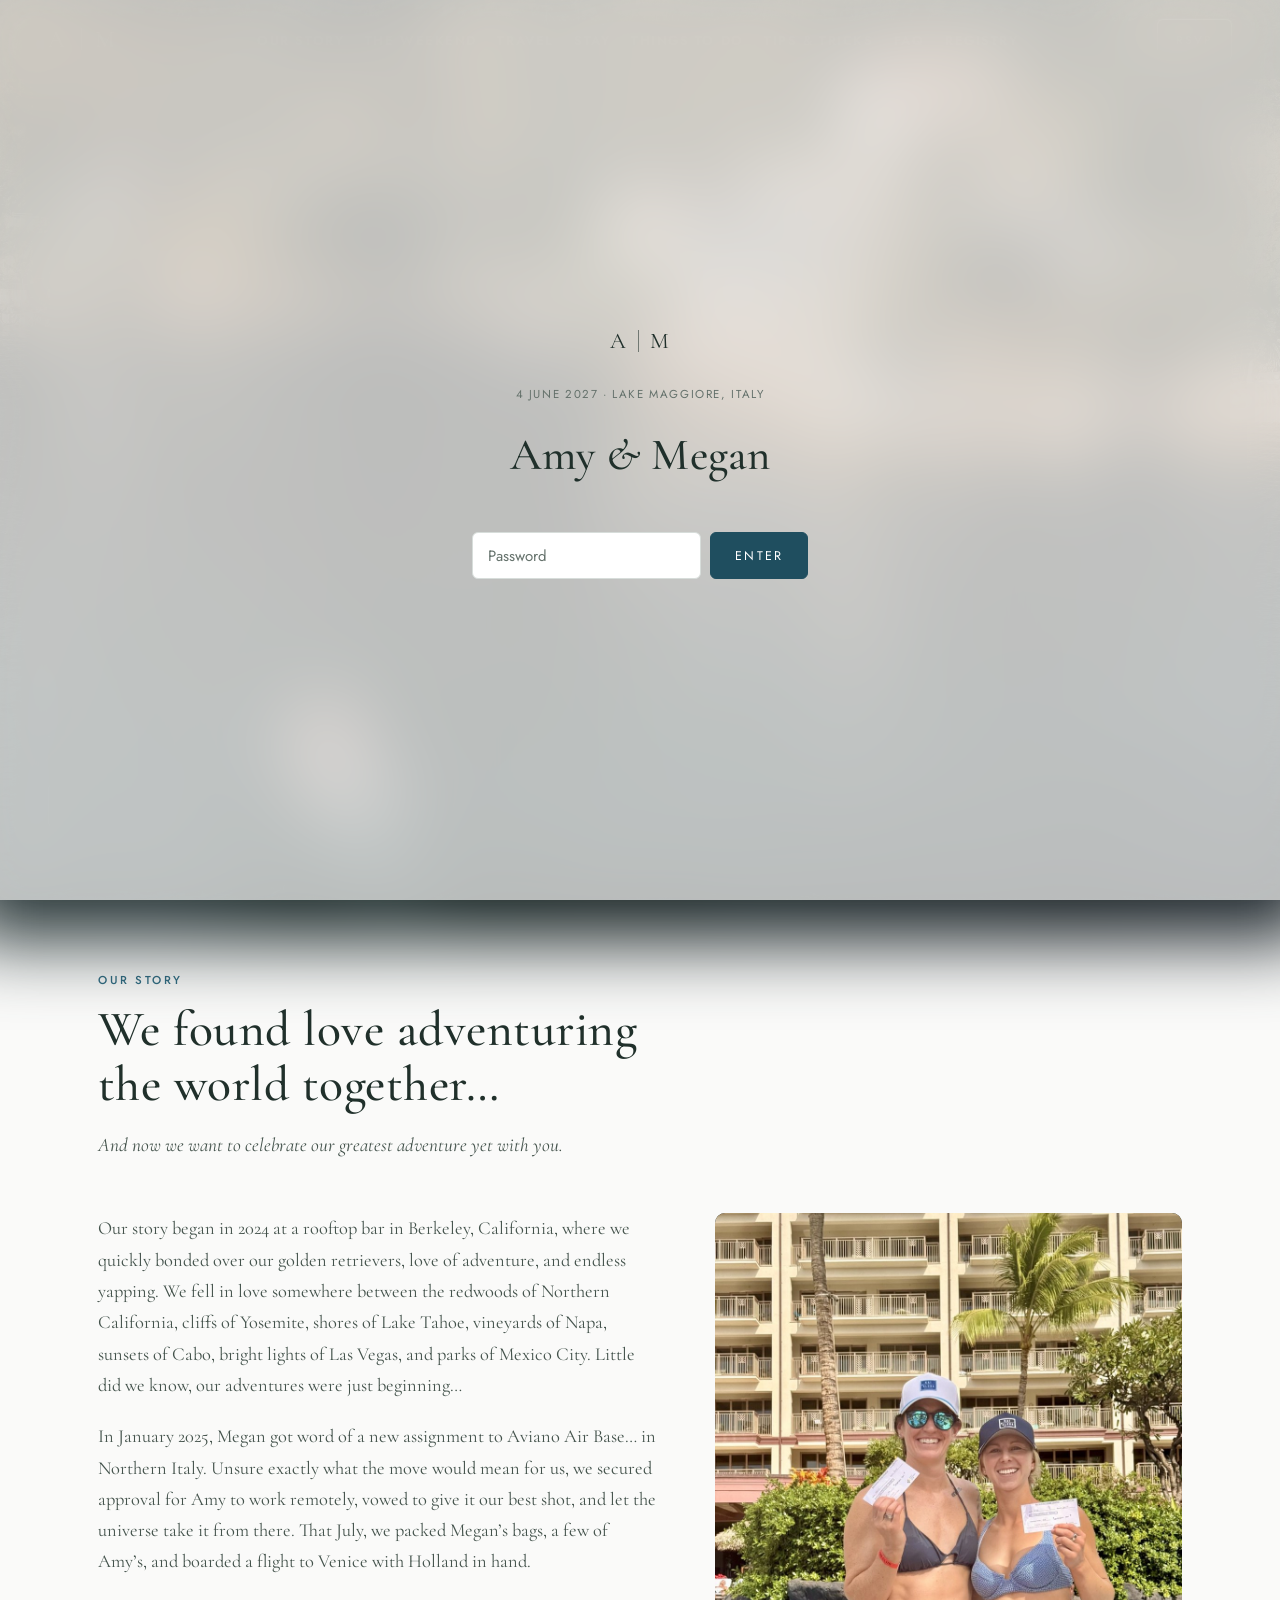
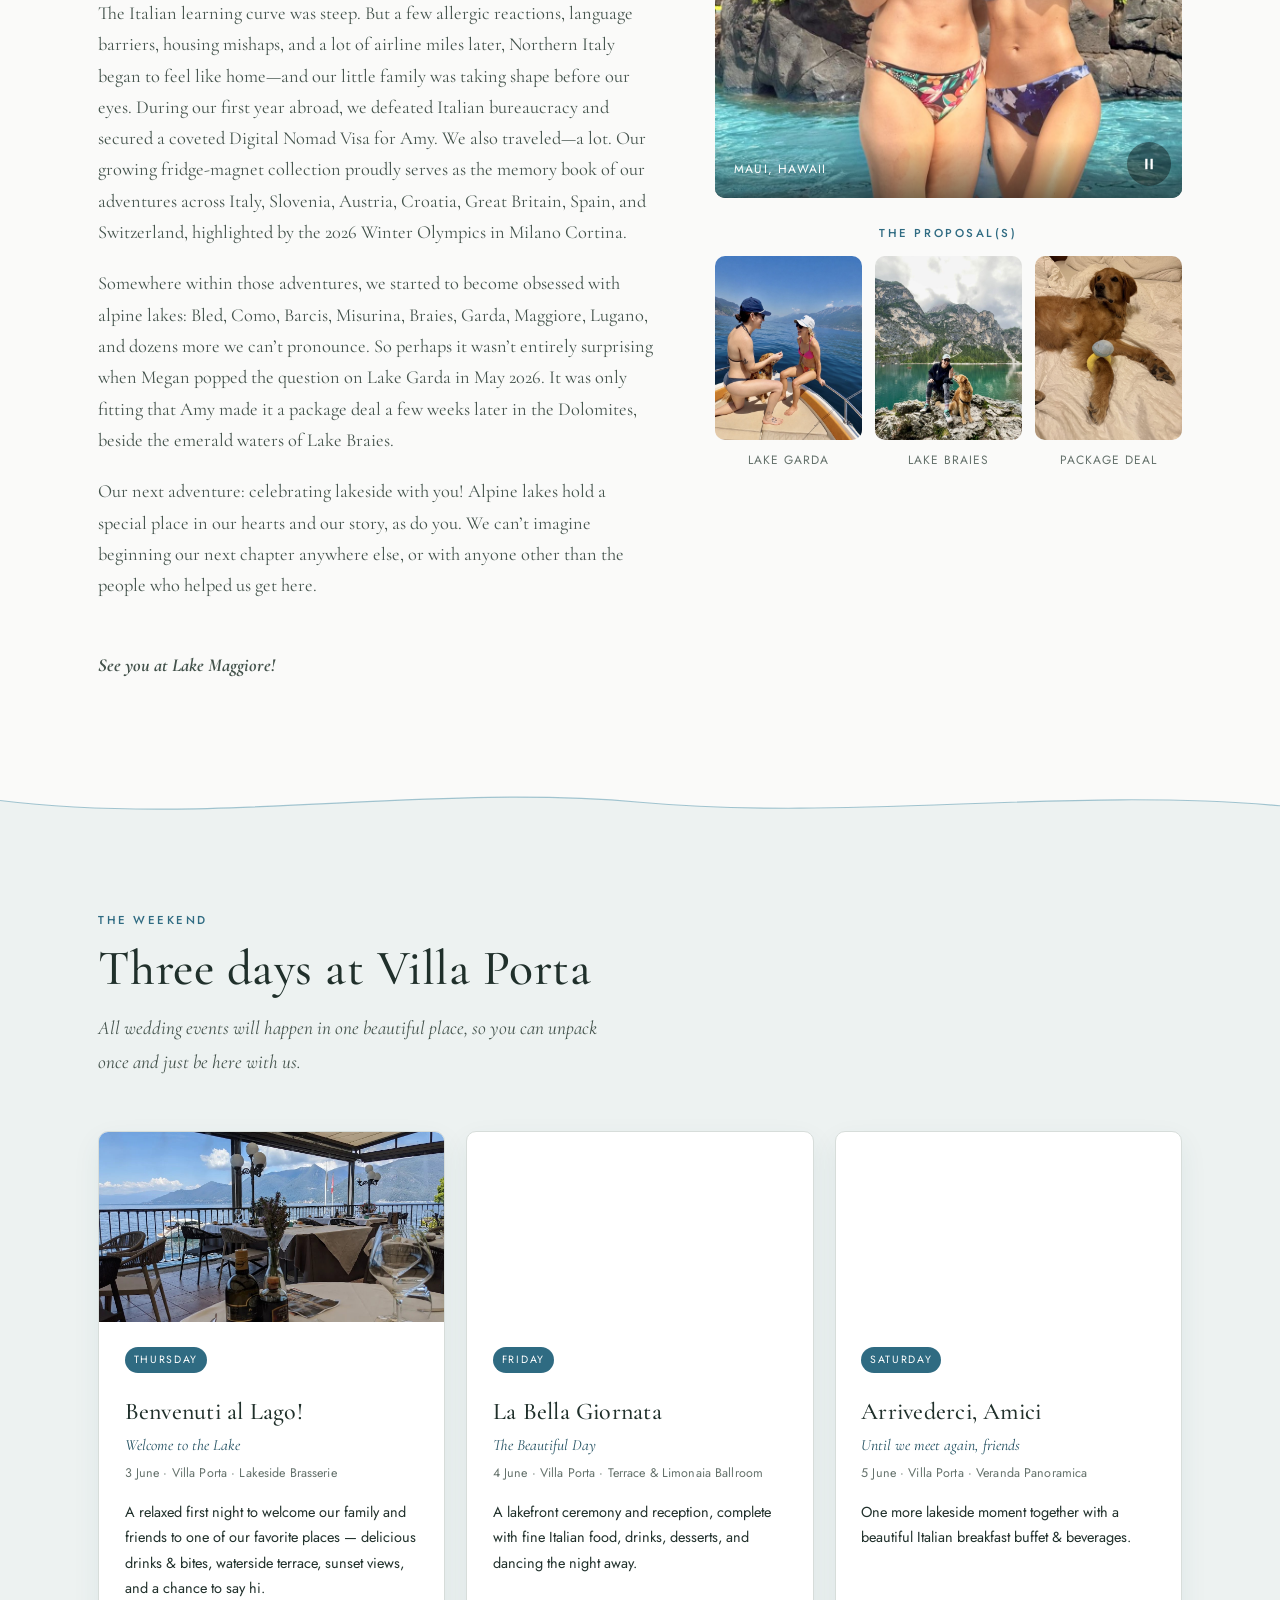
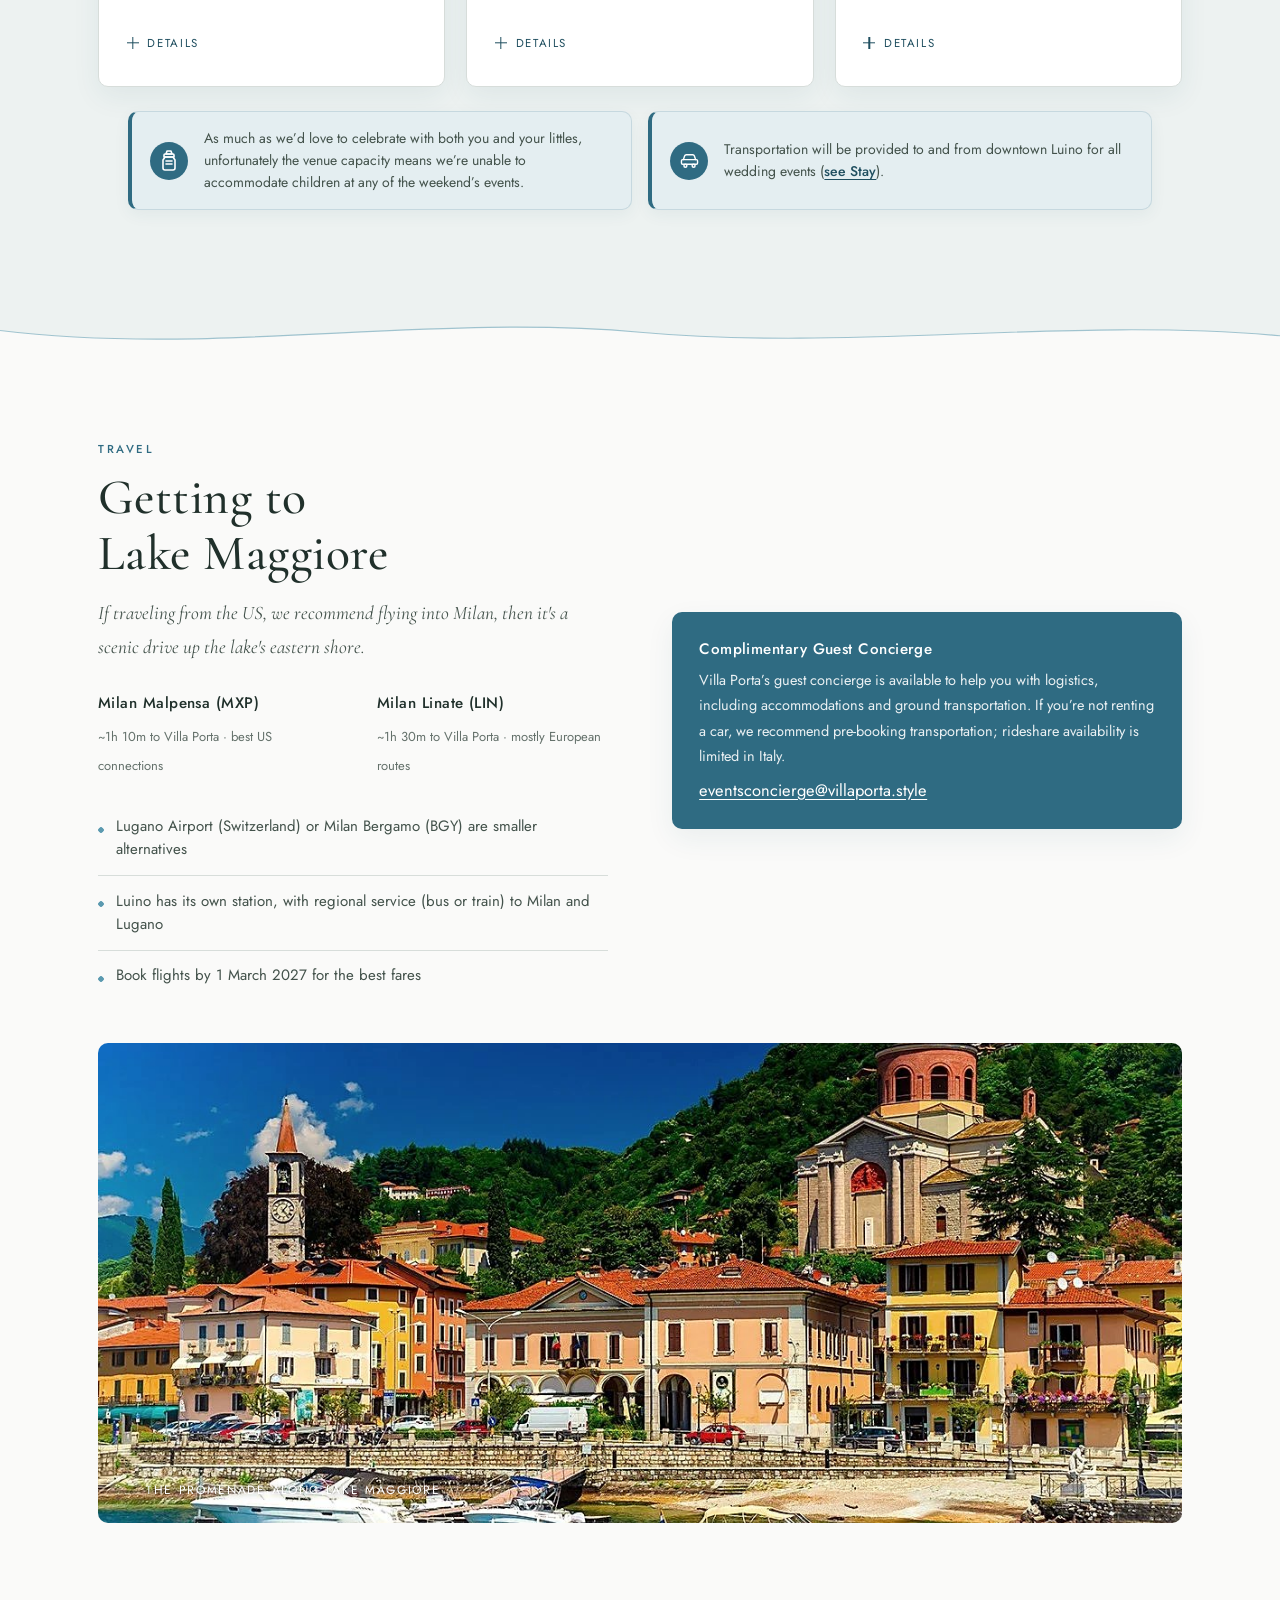
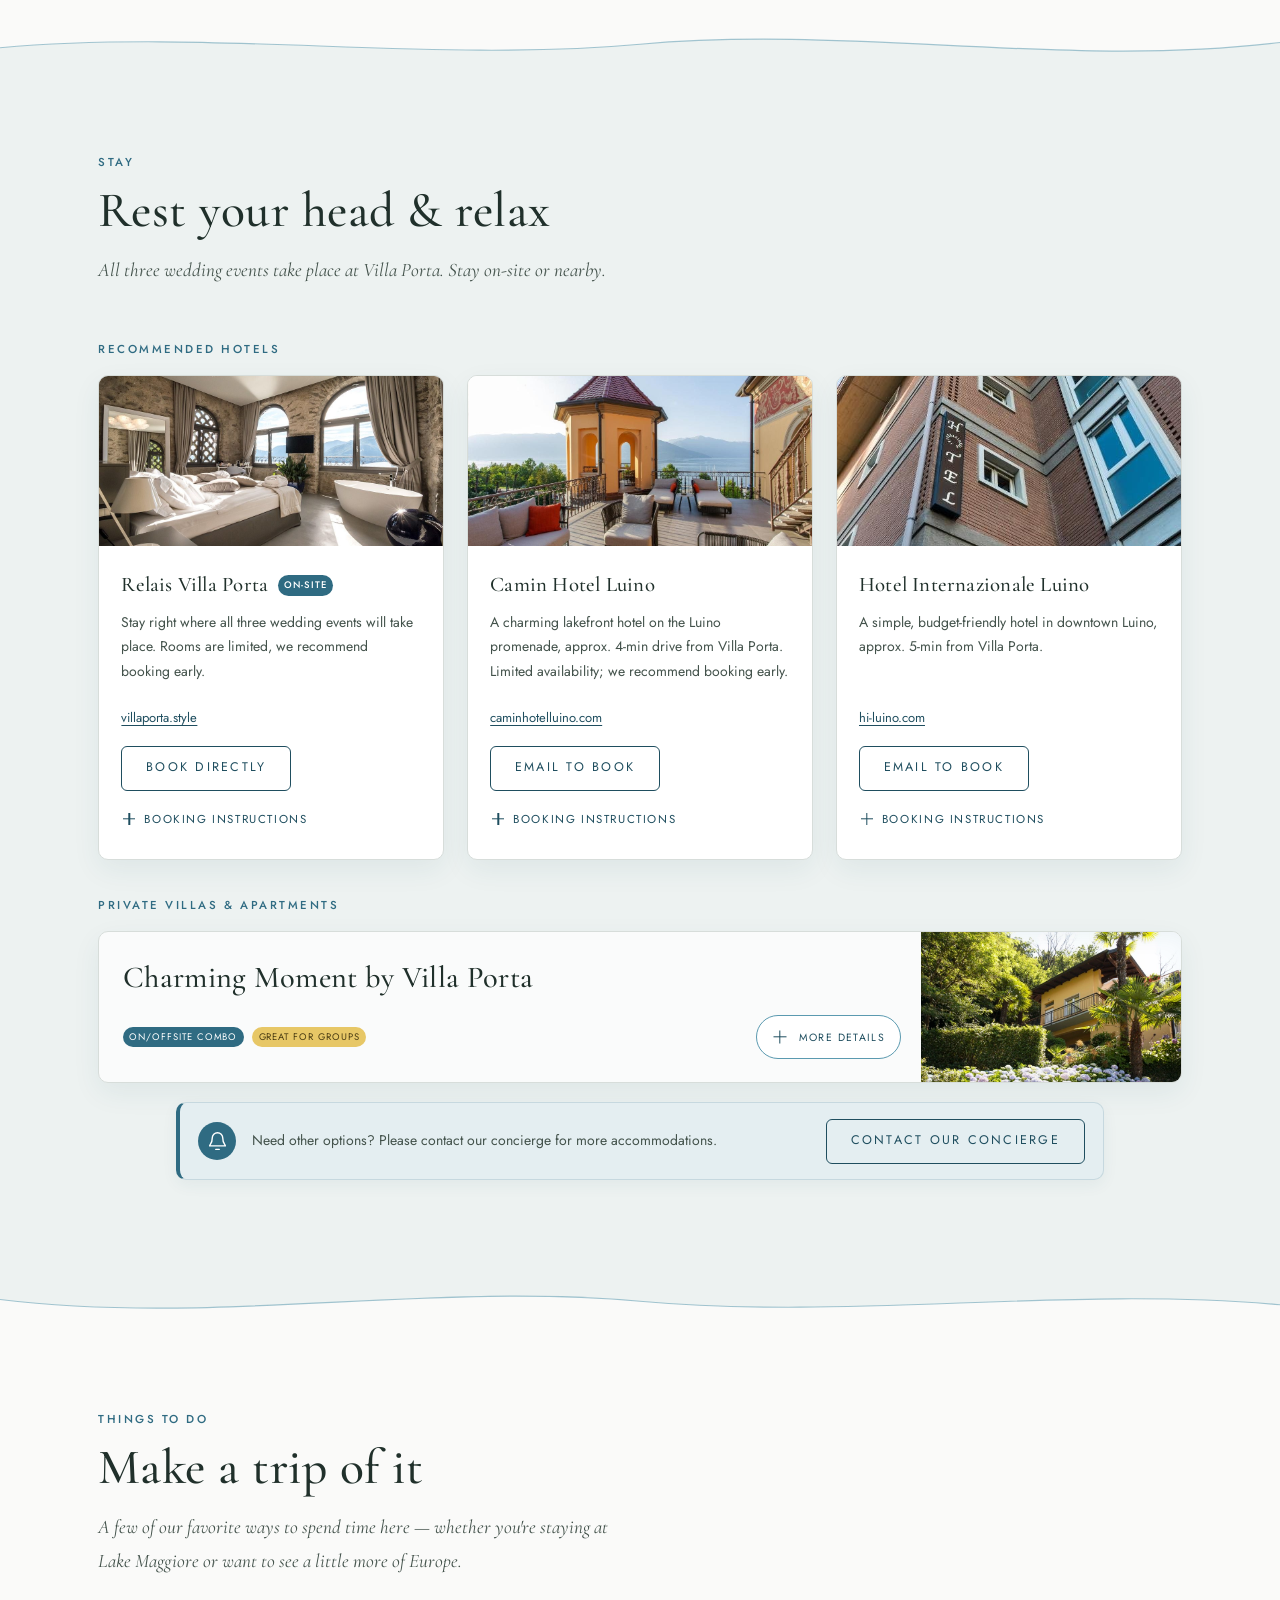
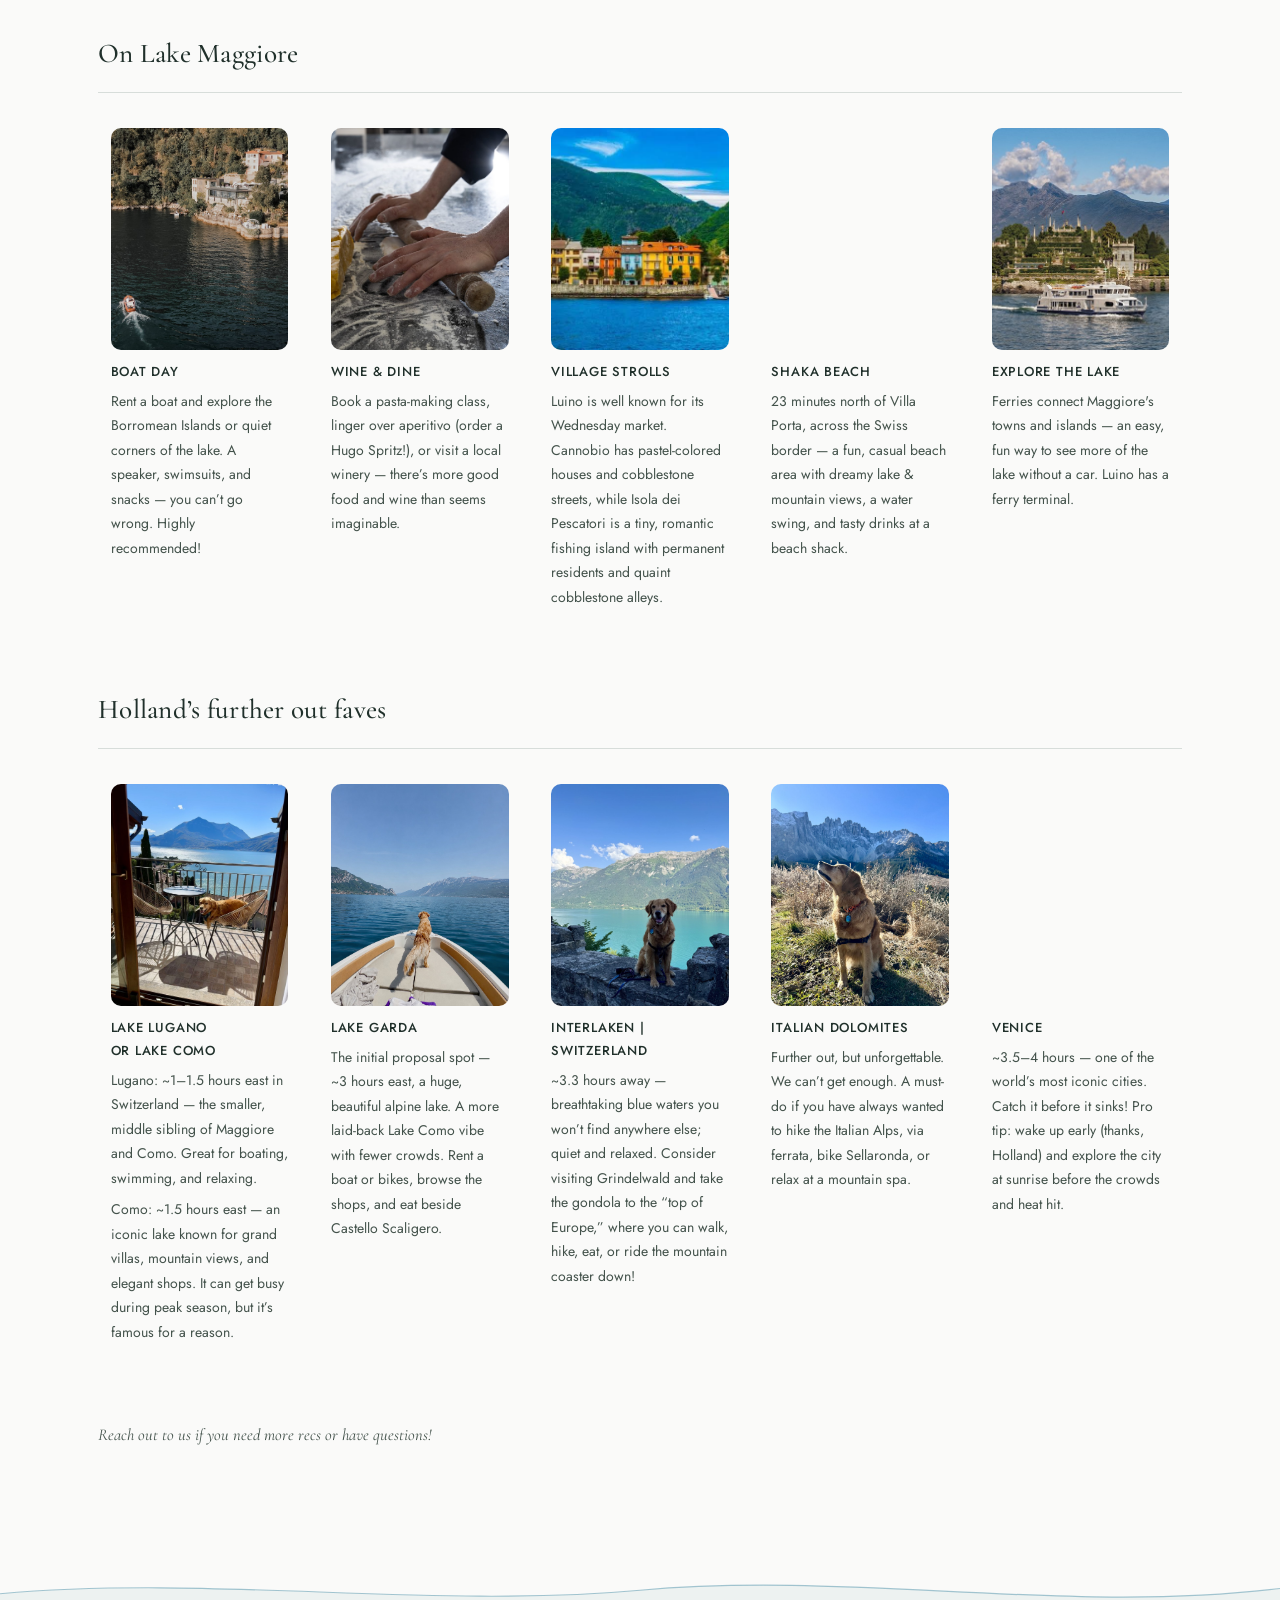
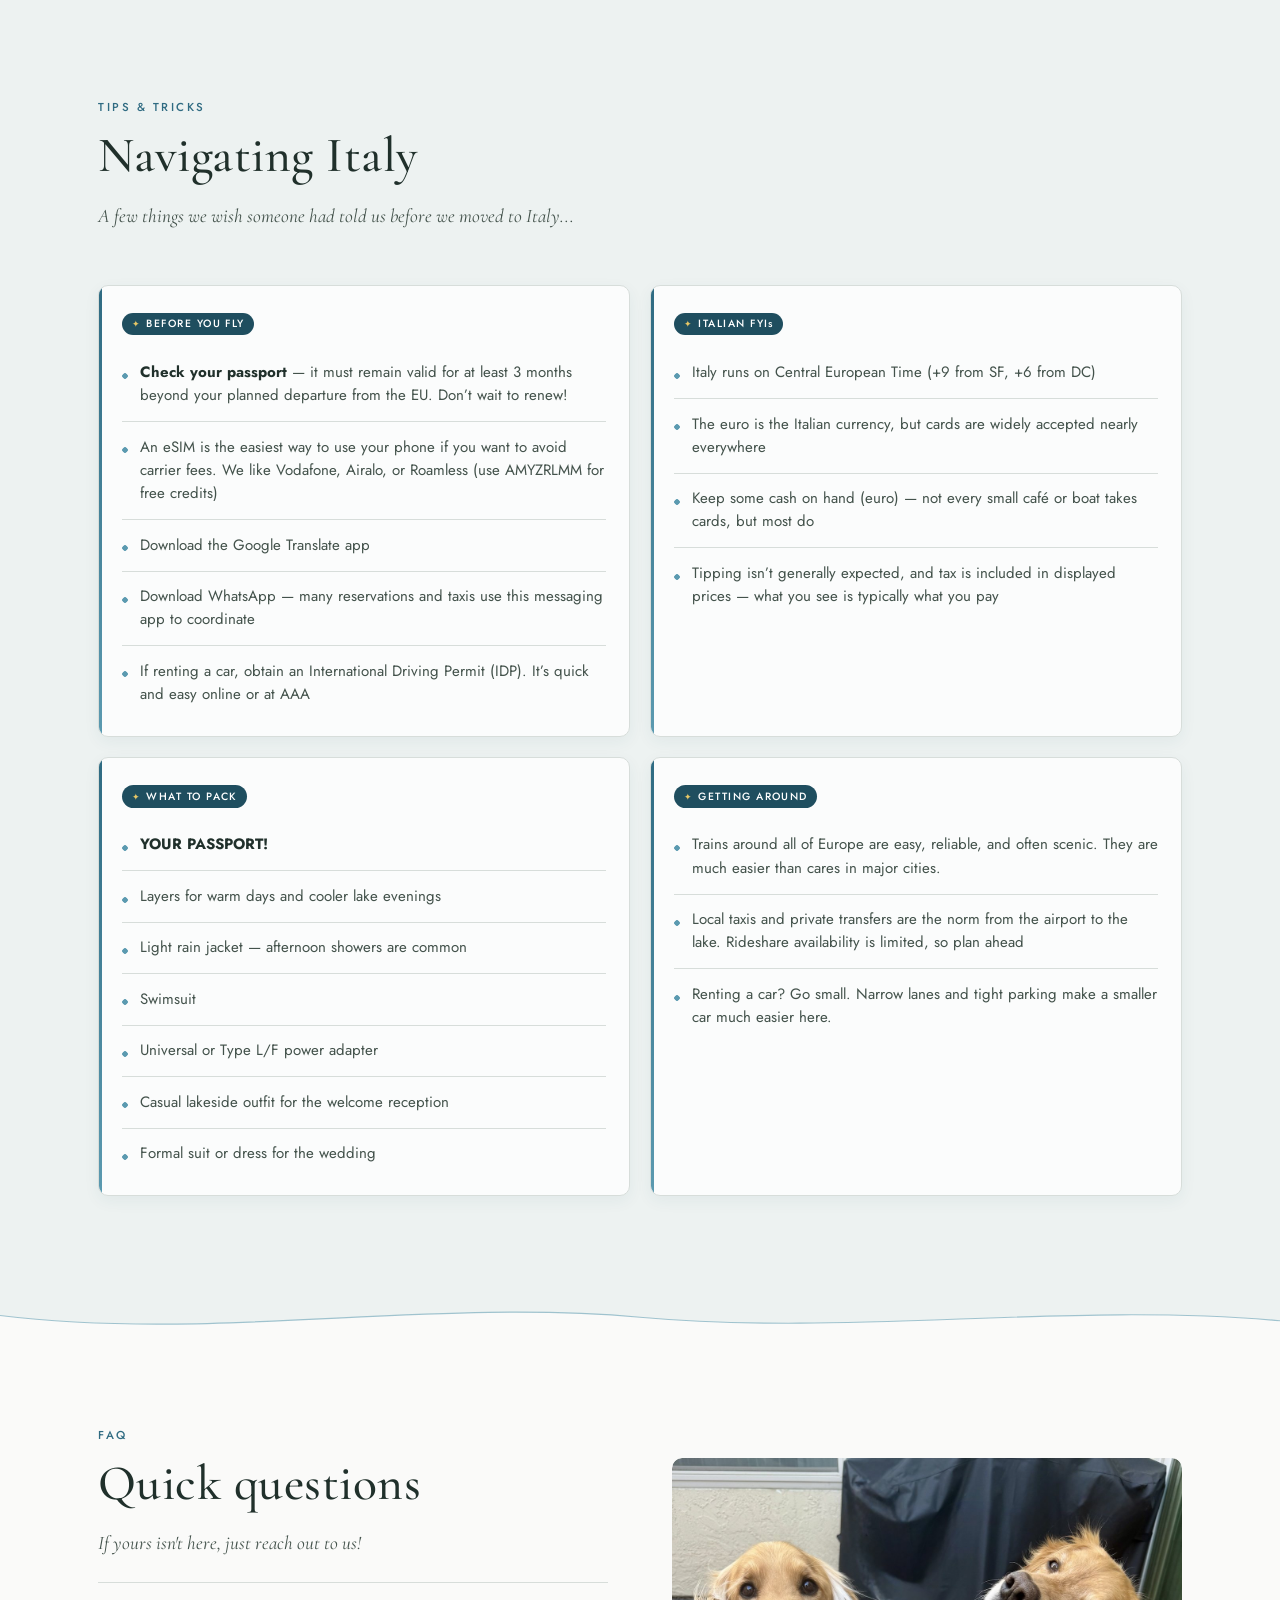
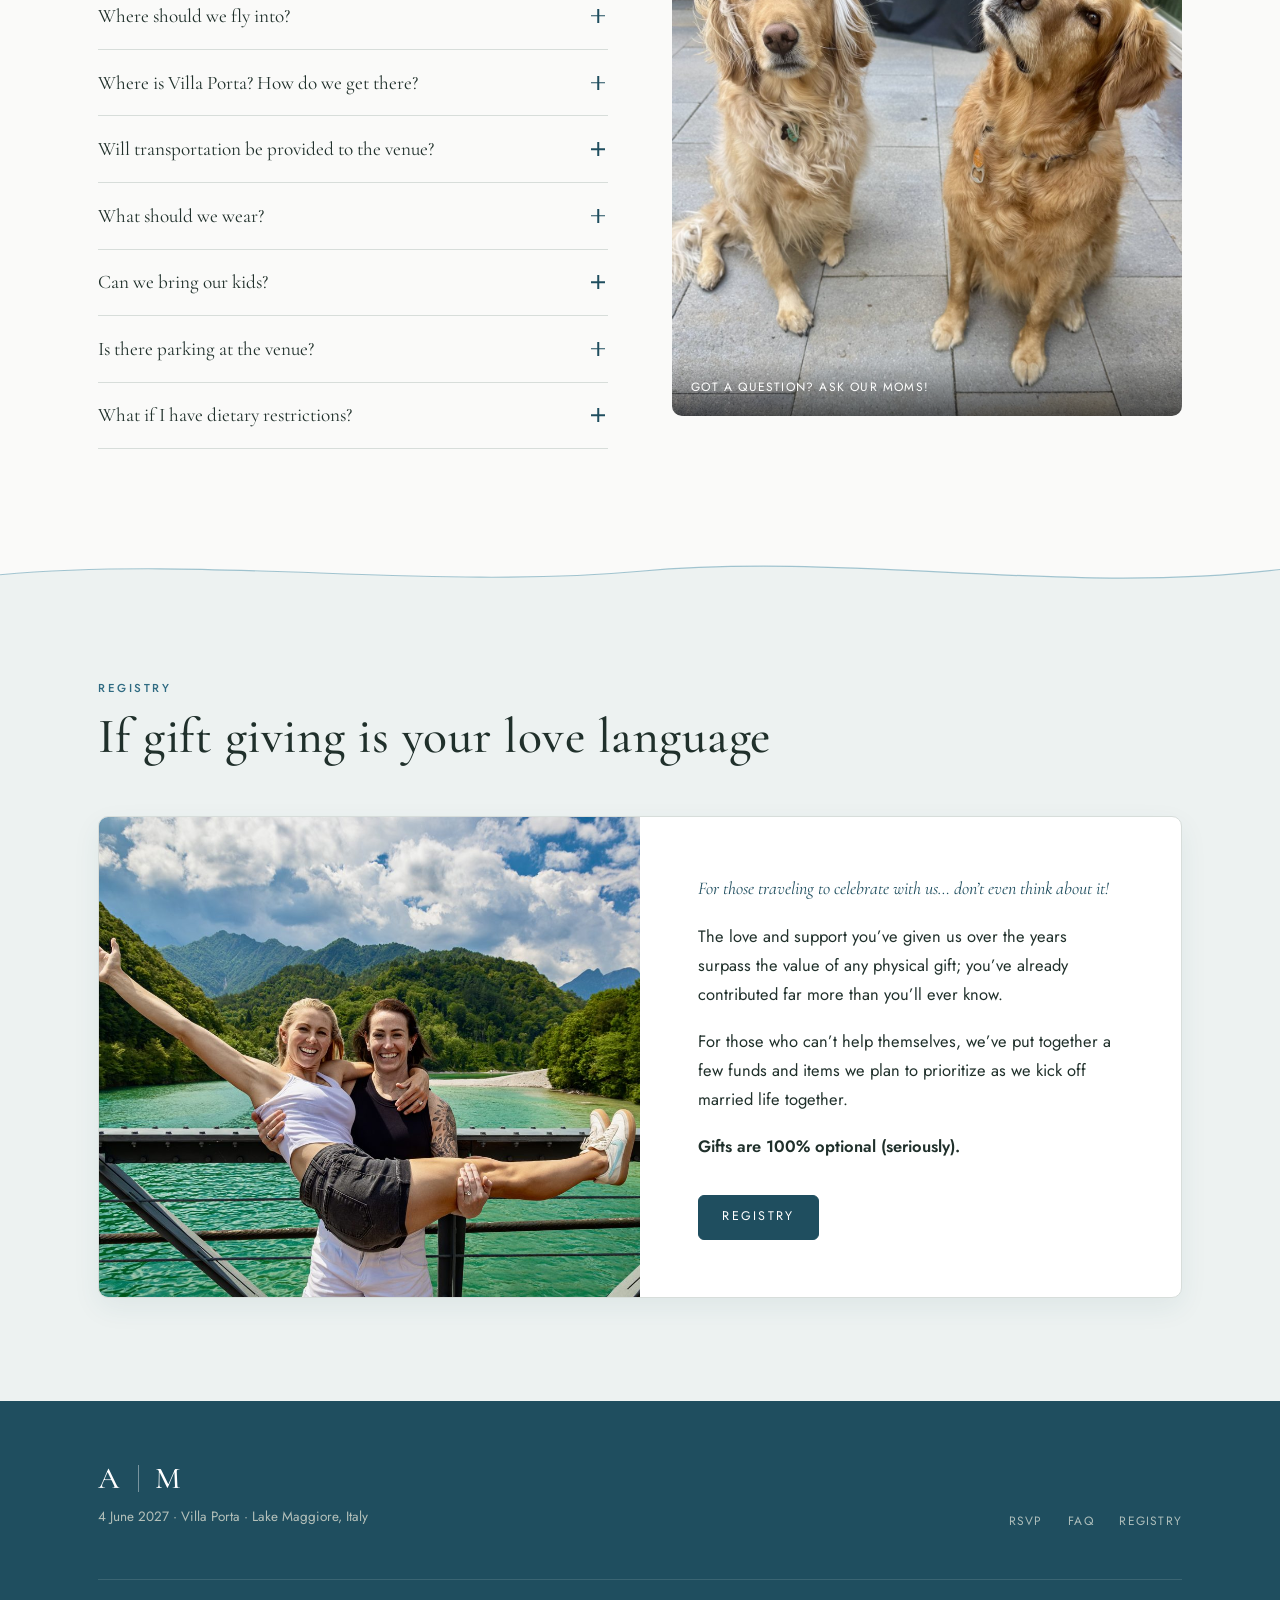
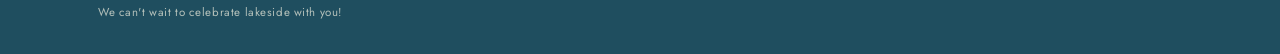
<file: index.html>
<!DOCTYPE html>
<html lang="en">
<head>
<meta charset="UTF-8">
<meta name="viewport" content="width=device-width, initial-scale=1.0">
<title>Amy &amp; Megan — 4 June 2027, Lake Maggiore</title>
<meta name="robots" content="noindex, nofollow">
<meta name="description" content="Join us for a weekend on Lake Maggiore as we get married at Villa Porta — 4 June 2027.">

<meta property="og:type" content="website">
<meta property="og:url" content="https://amyandmegan.com/">
<meta property="og:site_name" content="Amy &amp; Megan">
<meta property="og:title" content="4 June 2027 &middot; Lake Maggiore &middot; Amy &amp; Megan">
<meta property="og:description" content="Join us for a weekend on Lake Maggiore as we get married at Villa Porta — 4 June 2027.">
<meta property="og:image" content="https://amyandmegan.com/assets/images/og-share.jpg">
<meta property="og:image:width" content="1200">
<meta property="og:image:height" content="800">
<meta name="twitter:card" content="summary_large_image">
<meta name="twitter:title" content="4 June 2027 &middot; Lake Maggiore &middot; Amy &amp; Megan">
<meta name="twitter:description" content="Join us for a weekend on Lake Maggiore as we get married at Villa Porta — 4 June 2027.">
<meta name="twitter:image" content="https://amyandmegan.com/assets/images/og-share.jpg">

<link rel="stylesheet" href="css/style.css?v=20261124-2">
<link rel="icon" type="image/png" href="assets/images/favicon-32.png" sizes="32x32">
<link rel="icon" type="image/png" href="assets/images/favicon-16.png" sizes="16x16">
<link rel="apple-touch-icon" href="assets/images/apple-touch-icon.png">
<meta name="theme-color" content="#1F4E5F">
</head>
<body>

<div id="site-gate" class="site-gate">
  <div class="site-gate-bg"></div>
  <div class="site-gate-inner">
    <div class="site-gate-mark">A <span class="mark-bar"></span> M</div>
    <p class="site-gate-meta">4 June 2027 &middot; Lake Maggiore, Italy</p>
    <h1 class="site-gate-title">Amy <em>&amp;</em> Megan</h1>
    <form class="site-gate-form" id="gateForm">
      <div class="site-gate-inputrow">
        <label class="sr-only" for="gatePw">Password</label>
        <input type="password" id="gatePw" name="gatePw" placeholder="Password" autocomplete="current-password" aria-describedby="gateError" required>
        <button type="submit" class="btn solid">Enter</button>
      </div>
      <p class="site-gate-error" id="gateError" role="alert" hidden>That's not quite it &mdash; try again.</p>
    </form>
  </div>
</div>

<div class="mobile-desktop-note-backdrop" id="mobileDesktopNoteBackdrop" hidden>
  <aside class="mobile-desktop-note" id="mobileDesktopNote" role="dialog" aria-modal="true" aria-labelledby="mobileDesktopNoteTitle" hidden>
    <button type="button" class="mobile-desktop-note-close" aria-label="Dismiss desktop viewing suggestion">&times;</button>
    <span class="eyebrow mobile-note-eyebrow"><span>A little note</span><span class="mobile-note-sparkle" aria-hidden="true">&#10024;</span></span>
    <p class="mobile-desktop-note-title" id="mobileDesktopNoteTitle">PS: I look even better on a big screen.</p>
    <p>For the best layout visit me on desktop, but I work here too &#128522;</p>
  </aside>
</div>

<nav class="site-nav home-nav" inert aria-hidden="true">
  <a href="#top" class="nav-mark">A <span class="mark-bar"></span> M</a>
  <button type="button" class="nav-toggle" aria-label="Open menu" aria-expanded="false" aria-controls="site-navigation">
    <span class="nav-toggle-label" aria-hidden="true">Menu</span>
    <svg class="icon-menu" viewBox="0 0 24 24" fill="none" stroke="currentColor" stroke-width="1.4"><path d="M3 6h18M3 12h18M3 18h18"/></svg>
    <svg class="icon-close" viewBox="0 0 24 24" fill="none" stroke="currentColor" stroke-width="1.4"><path d="M5 5l14 14M19 5L5 19"/></svg>
  </button>
  <div class="nav-backdrop"></div>
  <ul class="nav-links" id="site-navigation">
    <li class="mobile-nav-rsvp"><a href="https://www.zola.com/wedding/amyandmegan2027/rsvp">RSVP</a></li>
    <li><a href="#story">Our story</a></li>
    <li><a href="#weekend">The weekend</a></li>
    <li><a href="#travel">Travel</a></li>
    <li><a href="#stay">Stay</a></li>
    <li><a href="#thingstodo">Things to do</a></li>
    <li><a href="#packing">Tips &amp; Tricks</a></li>
    <li><a href="#faq">FAQ</a></li>
    <li><a href="#registry">Registry</a></li>
  </ul>
  <div class="nav-cta">
    <a href="https://www.zola.com/wedding/amyandmegan2027/rsvp" class="btn solid">RSVP</a>
  </div>
</nav>

<main inert aria-hidden="true">

<!-- ============ HERO ============ -->
<section id="top" class="hero">
  <div class="hero-bg"></div>
  <div class="hero-inner">
    <p class="hero-meta">4 June 2027 &middot; Villa Porta &middot; Lake Maggiore, Italy</p>
    <h1 class="hero-names" tabindex="-1">Amy <em>&amp;</em> Megan</h1>
    <a href="https://www.zola.com/wedding/amyandmegan2027/rsvp" class="btn on-dark">RSVP</a>
  </div>
</section>

<!-- ============ OUR STORY ============ -->
<section id="story" class="section-pad">
  <div class="wrap">
    <div class="section-head reveal">
      <span class="eyebrow">Our story</span>
      <h2>We found love adventuring the world together&hellip;</h2>
      <p class="lede">And now we want to celebrate our greatest adventure yet with you.</p>
    </div>

    <div class="story-layout">
      <div class="reveal story-text">
        <p>Our story began in 2024 at a rooftop bar in Berkeley, California, where we quickly bonded over our golden retrievers, love of adventure, and endless yapping. We fell in love somewhere between the redwoods of Northern California, cliffs of Yosemite, shores of Lake Tahoe, vineyards of Napa, sunsets of Cabo, bright lights of Las Vegas, and parks of Mexico City. Little did we know, our adventures were just beginning&hellip;</p>

        <p>In January 2025, Megan got word of a new assignment to Aviano Air Base&hellip; in Northern Italy. Unsure exactly what the move would mean for us, we secured approval for Amy to work remotely, vowed to give it our best shot, and let the universe take it from there. That July, we packed Megan&rsquo;s bags, a few of Amy&rsquo;s, and boarded a flight to Venice with Holland in hand.</p>

        <p>The Italian learning curve was steep. But a few allergic reactions, language barriers, housing mishaps, and a lot of airline miles later, Northern Italy began to feel like home&mdash;and our little family was taking shape before our eyes. During our first year abroad, we defeated Italian bureaucracy and secured a coveted Digital Nomad Visa for Amy. We also traveled&mdash;a lot. Our growing fridge-magnet collection proudly serves as the memory book of our adventures across Italy, Slovenia, Austria, Croatia, Great Britain, Spain, and Switzerland, highlighted by the 2026 Winter Olympics in Milano Cortina.</p>

        <p>Somewhere within those adventures, we started to become obsessed with alpine lakes: Bled, Como, Barcis, Misurina, Braies, Garda, Maggiore, Lugano, and dozens more we can&rsquo;t pronounce. So perhaps it wasn&rsquo;t entirely surprising when Megan popped the question on Lake Garda in May 2026. It was only fitting that Amy made it a package deal a few weeks later in the Dolomites, beside the emerald waters of Lake Braies.</p>

        <p>Our next adventure: celebrating lakeside with you! Alpine lakes hold a special place in our hearts and our story, as do you. We can&rsquo;t imagine beginning our next chapter anywhere else, or with anyone other than the people who helped us get here.</p>

        <p class="story-closing"><em>See you at Lake Maggiore!</em></p>
      </div>

      <div class="story-visual">
        <div class="story-carousel reveal" role="region" aria-roledescription="carousel" aria-label="Photos of Amy and Megan's travels together">
          <div class="story-carousel-track">
          <img src="assets/images/travel/travel-berkeley.jpg" width="1000" height="1332" data-caption="Berkeley, CA" alt="Amy and Megan in Berkeley, California" loading="lazy" decoding="async">
          <img src="assets/images/travel/travel-sf.jpg" width="1000" height="1333" data-caption="San Francisco, CA" alt="Amy and Megan in San Francisco, California" loading="lazy" decoding="async">
          <img src="assets/images/travel/travel-marin.jpg" width="1000" height="1333" data-caption="Marin, CA" alt="Amy and Megan in Marin, California" loading="lazy" decoding="async">
          <img src="assets/images/travel/travel-marin2.jpg" width="1037" height="1600" data-caption="Marin, CA" alt="Amy and Megan in Marin, California" loading="lazy" decoding="async">
          <img class="show-full" src="assets/images/travel/travel-napa.jpg" width="1000" height="750" data-caption="Napa, CA" alt="Amy and Megan in Napa, California" loading="lazy" decoding="async">
          <img src="assets/images/travel/travel-wrights1.jpg" width="1000" height="1333" data-caption="Wrights Lake, CA" alt="Amy and Megan at Wrights Lake, California" loading="lazy" decoding="async">
          <img src="assets/images/travel/travel-wrights2.jpg" width="1000" height="1332" data-caption="Wrights Lake, CA" alt="Amy and Megan at Wrights Lake, California" loading="lazy" decoding="async">
          <img src="assets/images/travel/travel-wrights3.jpg" width="1000" height="1332" data-caption="Wrights Lake, CA" alt="Amy and Megan hiking at Wrights Lake, California" loading="lazy" decoding="async">
          <img src="assets/images/travel/travel-yosemite.jpg" width="1000" height="1333" data-caption="Yosemite National Park" alt="Amy and Megan at Yosemite National Park" loading="lazy" decoding="async">
          <img src="assets/images/travel/travel-yosemite-dogs.jpg" width="1000" height="1333" data-caption="Yosemite National Park" alt="Amy and Megan with the dogs at Yosemite National Park" loading="lazy" decoding="async">
          <img src="assets/images/travel/travel-hounds.jpg" width="1000" height="1333" data-caption="Home, with the hounds" alt="Holland and a second golden retriever together" loading="lazy" decoding="async">
          <img src="assets/images/travel/travel-vegas.jpg" width="1000" height="1333" data-caption="Las Vegas, NV" alt="Amy and Megan in Las Vegas, Nevada" loading="lazy" decoding="async">
          <img src="assets/images/travel/travel-cabo1.jpg" width="1000" height="1333" data-caption="Cabo, Mexico" alt="Amy and Megan in Cabo, Mexico" loading="lazy" decoding="async">
          <img src="assets/images/travel/travel-cabo2.jpg" width="1000" height="1333" data-caption="Cabo, Mexico" alt="Amy and Megan in Cabo, Mexico" loading="lazy" decoding="async">
          <img src="assets/images/travel/travel-mexico-waterfall.jpg" width="1000" height="1333" data-caption="Mexico" alt="Amy and Megan at a waterfall hike in Mexico" loading="lazy" decoding="async">
          <img src="assets/images/travel/travel-going-away.jpg" width="1000" height="1333" data-caption="Bay Area, CA" alt="Megan's going away party before the move to Italy, 2025" loading="lazy" decoding="async">
          <img src="assets/images/travel/travel-haleakala.jpg" width="1000" height="750" data-caption="Haleakala, Maui" alt="Amy and Megan at Haleakala National Park, Maui" loading="lazy" decoding="async">
          <img src="assets/images/travel/travel-maui.jpg" width="1000" height="1333" data-caption="Maui, Hawaii" alt="Amy and Megan in Maui, Hawaii" loading="lazy" decoding="async">
          <img src="assets/images/travel/trio-maui-sunset.jpg" width="1000" height="750" data-caption="Maui, Hawaii" alt="Amy and Megan embracing at sunset in Maui, Hawaii" loading="lazy" decoding="async">
          <img src="assets/images/travel/travel-trieste.jpg" width="1000" height="1333" data-caption="Trieste, Italy" alt="Amy and Megan in Trieste, Italy" loading="lazy" decoding="async">
          <img src="assets/images/travel/travel-milan.jpg" width="1000" height="1333" data-caption="Milan, Italy" alt="Amy and Megan in Milan, Italy" loading="lazy" decoding="async">
          <img src="assets/images/travel/travel-duomo.jpg" width="1000" height="1333" data-caption="Milan, Italy" alt="Amy and Megan at the Duomo in Milan, Italy" loading="lazy" decoding="async">
          <img src="assets/images/travel/travel-olympics.jpg" width="1000" height="1333" data-caption="Milan, Italy" alt="Amy and Megan at the 2026 Winter Olympics in Milan, Italy" loading="lazy" decoding="async">
          <img src="assets/images/travel/travel-cortina.jpg" width="1000" height="750" data-caption="Cortina, Italy" alt="Amy and Megan in Cortina, Italy" loading="lazy" decoding="async">
          <img src="assets/images/travel/travel-corvara.jpg" width="1000" height="750" data-caption="Corvara, Italy" alt="Amy and Megan in Corvara, Italy" loading="lazy" decoding="async">
          <img src="assets/images/travel/travel-dolomites-ferrata.jpg" width="1000" height="1333" data-caption="The Dolomites, Italy" alt="Amy and Megan on a via ferrata in the Dolomites" loading="lazy" decoding="async">
          <img src="assets/images/travel/travel-dolomites-spa.jpg" width="1000" height="1332" data-caption="The Dolomites, Italy" alt="Amy and Megan at a mountain spa day in the Dolomites" loading="lazy" decoding="async">
          <img src="assets/images/travel/travel-braies-scenery.jpg" width="1000" height="1333" data-caption="Lago di Braies, Italy" alt="The turquoise waters of Lago di Braies, Italy" loading="lazy" decoding="async">
          <img src="assets/images/travel/travel-braies.jpg" width="1000" height="1332" data-caption="Lago di Braies, Italy" alt="Amy and Megan at Lago di Braies, Italy" loading="lazy" decoding="async">
          <img src="assets/images/travel/travel-como1.jpg" width="1000" height="1333" data-caption="Lake Como, Italy" alt="Amy and Megan at Lake Como, Italy" loading="lazy" decoding="async">
          <img src="assets/images/travel/travel-como2.jpg" width="1000" height="1333" data-caption="Lake Como, Italy" alt="Amy and Megan at Lake Como, Italy" loading="lazy" decoding="async">
          <img src="assets/images/travel/travel-barcis.jpg" width="1000" height="1333" data-caption="Lago di Barcis, Italy" alt="Amy and Megan at Lago di Barcis, Italy" loading="lazy" decoding="async">
          <img src="assets/images/travel/travel-bled.jpg" width="1000" height="1333" data-caption="Lake Bled, Slovenia" alt="Amy and Megan at Lake Bled, Slovenia" loading="lazy" decoding="async">
          <img src="assets/images/travel/travel-venice1.jpg" width="1000" height="1332" data-caption="Venice, Italy" alt="Amy and Megan in Venice, Italy" loading="lazy" decoding="async">
          <img src="assets/images/travel/travel-venice-gondola.jpg" width="1000" height="1333" data-caption="Venice, Italy" alt="Amy and Megan on a gondola in Venice, Italy" loading="lazy" decoding="async">
          <img src="assets/images/travel/travel-florence.jpg" width="1000" height="1333" data-caption="Florence, Italy" alt="Amy and Megan in Florence, Italy" loading="lazy" decoding="async">
          <img src="assets/images/travel/travel-trevi1.jpg" width="1000" height="1333" data-caption="Rome, Italy" alt="Amy and Megan at the Trevi Fountain, Rome" loading="lazy" decoding="async">
          <img src="assets/images/travel/travel-trevi2.jpg" width="1000" height="1333" data-caption="Rome, Italy" alt="Amy and Megan at the Trevi Fountain, Rome" loading="lazy" decoding="async">
          <img src="assets/images/travel/travel-pordenone.jpg" width="1000" height="1333" data-caption="Pordenone, Italy" alt="Amy and Megan in Pordenone, Italy" loading="lazy" decoding="async">
          <img src="assets/images/travel/travel-oxford.jpg" width="1000" height="1333" data-caption="Oxford, United Kingdom" alt="Amy and Megan in Oxford, United Kingdom" loading="lazy" decoding="async">
          <img src="assets/images/travel/travel-salzburg.jpg" width="1000" height="1333" data-caption="Salzburg, Austria" alt="Amy and Megan in Salzburg, Austria" loading="lazy" decoding="async">
          <img src="assets/images/travel/travel-rovinj.jpg" width="1000" height="1333" data-caption="Rovinj, Croatia" alt="Amy and Megan in Rovinj, Croatia" loading="lazy" decoding="async">
          <img src="assets/images/travel/travel-barcelona.jpg" width="1000" height="1333" data-caption="Barcelona, Spain" alt="Amy and Megan in Barcelona, Spain" loading="lazy" decoding="async">
          <img src="assets/images/travel/travel-sagrada-familia.jpg" width="1000" height="1333" data-caption="Barcelona, Spain" alt="Amy and Megan at La Sagrada Familia, Barcelona" loading="lazy" decoding="async">
          <img src="assets/images/travel/travel-grindelwald.jpg" width="1000" height="1333" data-caption="Grindelwald, Switzerland" alt="Amy and Megan in Grindelwald, Switzerland" loading="lazy" decoding="async">
          <img src="assets/images/travel/travel-interlaken.jpg" width="1000" height="1333" data-caption="Interlaken, Switzerland" alt="Holland at Interlaken, Switzerland" loading="lazy" decoding="async">
          <img src="assets/images/travel/travel-castello-bevilaqua.jpg" width="1000" height="1333" data-caption="Castello Bevilacqua, Italy" alt="Amy and Megan at Castello Bevilacqua, Italy" loading="lazy" decoding="async">
          </div>
          <div class="story-carousel-caption"></div>
          <button type="button" class="story-carousel-arrow prev" aria-label="Previous photo">
            <svg viewBox="0 0 24 24" fill="none" stroke="currentColor" stroke-width="2"><path d="M15 18l-6-6 6-6"/></svg>
          </button>
          <button type="button" class="story-carousel-arrow next" aria-label="Next photo">
            <svg viewBox="0 0 24 24" fill="none" stroke="currentColor" stroke-width="2"><path d="M9 18l6-6-6-6"/></svg>
          </button>
          <button type="button" class="story-carousel-pause" aria-label="Pause photo rotation" aria-pressed="false">
            <svg class="icon-pause" viewBox="0 0 24 24" fill="currentColor" aria-hidden="true"><path d="M7 5h3v14H7zM14 5h3v14h-3z"/></svg>
            <svg class="icon-play" viewBox="0 0 24 24" fill="currentColor" aria-hidden="true"><path d="M8 5v14l11-7z"/></svg>
          </button>
        </div>

        <p class="eyebrow trio-label">The Proposal(s)</p>
        <div class="story-trio reveal">
          <figure>
            <img src="assets/images/travel/trio-garda-new.jpg" width="1000" height="1396" alt="Amy and Megan laughing on a boat on Lake Garda with Holland" loading="lazy" decoding="async">
            <figcaption>Lake Garda</figcaption>
          </figure>
          <figure>
            <img src="assets/images/travel/trio-braies-engagement.jpg" width="1000" height="1333" alt="Amy waving with her engagement ring and Holland at Lago di Braies, Italy" loading="lazy" decoding="async">
            <figcaption>Lake Braies</figcaption>
          </figure>
          <figure>
            <img src="assets/images/travel/trio-holland-ring.jpg" width="1000" height="1333" alt="Holland the golden retriever with a plush ring toy" loading="lazy" decoding="async">
            <figcaption>Package Deal</figcaption>
          </figure>
        </div>
      </div>
    </div>
  </div>
</section>

<div class="ripple" style="background:var(--bg-a);" aria-hidden="true">
  <svg viewBox="0 0 1440 64" preserveAspectRatio="none">
    <path class="wave-fill" d="M0,20 C240,50 480,0 720,22 C960,44 1200,4 1440,26 L1440,64 L0,64 Z"/>
    <path d="M0,20 C240,50 480,0 720,22 C960,44 1200,4 1440,26" fill="none" stroke="#5B9AB0" stroke-width="1.4" opacity=".55"/>
  </svg>
</div>

<!-- ============ THE WEEKEND ============ -->
<section id="weekend" class="section-pad alt-bg">
  <div class="wrap">
    <div class="section-head reveal">
      <span class="eyebrow">The weekend</span>
      <h2>Three days at Villa Porta</h2>
      <p class="lede">All wedding events will happen in one beautiful place, so you can unpack once and just be here with us.</p>
    </div>

    <div class="schedule reveal">
      <div class="schedule-item">
        <img class="schedule-thumb" style="object-position:center 45%;" src="assets/images/brasserie2.jpg" width="1360" height="1020" alt="The Lakeside Brasserie terrace at Villa Porta, overlooking the water" loading="lazy" decoding="async">
        <div class="schedule-body">
        <span class="schedule-day">Thursday</span>
        <h3 lang="it">Benvenuti al Lago!</h3>
        <span class="schedule-translation">Welcome to the Lake</span>
        <span class="when">3 June &middot; Villa Porta &middot; Lakeside Brasserie</span>
        <p>A relaxed first night to welcome our family and friends to one of our favorite places &mdash; delicious drinks &amp; bites, waterside terrace, sunset views, and a chance to say hi.</p>
        <button type="button" class="schedule-more"><span class="plus"></span> Details</button>
        <div class="schedule-detail">
          <div class="schedule-detail-inner">
            <dl>
              <dt>Attire</dt>
              <dd>Casual lakeside attire &mdash; sundresses, shorts, sandals, linens, polos, nothing too formal.</dd>
              <dt>Time</dt>
              <dd>7:00 PM</dd>
              <dt>Good to know</dt>
              <dd>Bring a light layer; it can cool off over the water in the evening.</dd>
            </dl>
          </div>
        </div>
        </div>
      </div>
      <div class="schedule-item">
        <img class="schedule-thumb" style="object-position:center 38%;" src="assets/images/cerimonia2.jpg" width="1800" height="1200" alt="The ceremony terrace at Villa Porta, set up with white chairs overlooking Lake Maggiore" loading="lazy" decoding="async">
        <div class="schedule-body">
        <span class="schedule-day">Friday</span>
        <h3 lang="it">La Bella Giornata</h3>
        <span class="schedule-translation">The Beautiful Day</span>
        <span class="when">4 June &middot; Villa Porta &middot; Terrace &amp; Limonaia Ballroom</span>
        <p>A lakefront ceremony and reception, complete with fine Italian food, drinks, desserts, and dancing the night away.</p>
        <button type="button" class="schedule-more"><span class="plus"></span> Details</button>
        <div class="schedule-detail">
          <div class="schedule-detail-inner">
            <dl>
              <dt>Attire</dt>
              <dd>Formal: dark suits, ankle-floor length dresses or jumpsuits (any color).</dd>
              <dt>Order of the day</dt>
              <dd>Ceremony &middot; Grand Welcome Aperitif &middot; Seated Dinner &middot; Cake &amp; Toast &middot; Dancing</dd>
              <dt>Ceremony time</dt>
              <dd>TBD</dd>
            </dl>
          </div>
        </div>
        </div>
      </div>
      <div class="schedule-item">
        <img class="schedule-thumb" src="assets/images/brunch-coffee-lake.jpg" width="1600" height="1066" alt="Coffee and Italian pastries overlooking Lake Maggiore" loading="lazy" decoding="async">
        <div class="schedule-body">
        <span class="schedule-day">Saturday</span>
        <h3 lang="it">Arrivederci, Amici</h3>
        <span class="schedule-translation">Until we meet again, friends</span>
        <span class="when">5 June &middot; Villa Porta &middot; Veranda Panoramica</span>
        <p>One more lakeside moment together with a beautiful Italian breakfast buffet &amp; beverages.</p>
        <button type="button" class="schedule-more"><span class="plus"></span> Details</button>
        <div class="schedule-detail">
          <div class="schedule-detail-inner">
            <dl>
              <dt>Attire</dt>
              <dd>Very casual; come as you are!</dd>
              <dt>Time</dt>
              <dd>10:00 AM to 12:00 PM</dd>
            </dl>
          </div>
        </div>
        </div>
      </div>
    </div>

    <div class="weekend-callout-grid reveal">
      <aside class="info-callout with-icon">
        <div class="icon" aria-hidden="true">
          <svg class="baby-bottle" viewBox="0 0 24 24" fill="none" stroke="currentColor" stroke-width="1.6" stroke-linecap="round" stroke-linejoin="round"><path d="M10 2h4l1 3H9l1-3Z"/><path d="M8 5h8a1 1 0 0 1 1 1v2H7V6a1 1 0 0 1 1-1Z"/><path d="M8 8h8l2 3v8a2 2 0 0 1-2 2H8a2 2 0 0 1-2-2v-8l2-3Z"/><path d="M9 12h6M9 15h6"/></svg>
        </div>
        <div class="info-callout-copy">
          <p>As much as we&rsquo;d love to celebrate with both you and your littles, unfortunately the venue capacity means we&rsquo;re unable to accommodate children at any of the weekend&rsquo;s events.</p>
        </div>
      </aside>

      <aside class="info-callout with-icon">
        <div class="icon" aria-hidden="true">
          <svg viewBox="0 0 24 24" fill="none" stroke="currentColor" stroke-width="1.6" stroke-linecap="round" stroke-linejoin="round"><path d="M5 11l1.4-4.2A2 2 0 0 1 8.3 5.4h7.4a2 2 0 0 1 1.9 1.4L19 11"/><rect x="2.8" y="11" width="18.4" height="5.2" rx="1.4"/><circle cx="7.3" cy="18" r="1.7"/><circle cx="16.7" cy="18" r="1.7"/></svg>
        </div>
        <div class="info-callout-copy">
          <p>Transportation will be provided to and from downtown Luino for all wedding events (<a href="#stay">see Stay</a>).</p>
        </div>
      </aside>
    </div>
  </div>
</section>

<div class="ripple to-a" style="background:var(--bg-b);" aria-hidden="true">
  <svg viewBox="0 0 1440 64" preserveAspectRatio="none">
    <path class="wave-fill" d="M0,20 C240,50 480,0 720,22 C960,44 1200,4 1440,26 L1440,64 L0,64 Z"/>
    <path d="M0,20 C240,50 480,0 720,22 C960,44 1200,4 1440,26" fill="none" stroke="#5B9AB0" stroke-width="1.4" opacity=".55"/>
  </svg>
</div>

<!-- ============ TRAVEL ============ -->
<section id="travel" class="section-pad">
  <div class="wrap">
    <div class="split">
      <div class="reveal">
        <span class="eyebrow">Travel</span>
        <h2>Getting to Lake Maggiore</h2>
        <p class="lede">If traveling from the US, we recommend flying into Milan, then it's a scenic drive up the lake's eastern shore.</p>

        <div class="info-grid" style="margin-top:1.6rem;">
          <div class="info-block">
            <h3>Milan Malpensa (MXP)</h3>
            <span class="sub">~1h 10m to Villa Porta &middot; best US connections</span>
          </div>
          <div class="info-block">
            <h3>Milan Linate (LIN)</h3>
            <span class="sub">~1h 30m to Villa Porta &middot; mostly European routes</span>
          </div>
        </div>

        <ul class="tip-list" style="margin-top:1.4rem;">
          <li>Lugano Airport (Switzerland) or Milan Bergamo (BGY) are smaller alternatives</li>
          <li>Luino has its own station, with regional service (bus or train) to Milan and Lugano</li>
          <li>Book flights by 1 March 2027 for the best fares</li>
        </ul>
      </div>
      <div class="reveal">
        <div class="concierge-card" style="margin-top:0;">
          <h3>Complimentary Guest Concierge</h3>
          <p>Villa Porta&rsquo;s guest concierge is available to help you with logistics, including accommodations and ground transportation. If you&rsquo;re not renting a car, we recommend pre-booking transportation; rideshare availability is limited in Italy.</p>
          <a href="mailto:eventsconcierge@villaporta.style">eventsconcierge@villaporta.style</a>
        </div>
      </div>
    </div>

    <div class="band reveal" style="background-image:url('assets/images/maggiore-promenade.jpg'); margin-top:2.6rem;">
      <span class="band-caption">The promenade along Lake Maggiore</span>
    </div>
  </div>
</section>

<div class="ripple" style="background:var(--bg-a);" aria-hidden="true">
  <svg viewBox="0 0 1440 64" preserveAspectRatio="none">
    <path class="wave-fill" d="M0,26 C240,4 480,44 720,22 C960,0 1200,50 1440,20 L1440,64 L0,64 Z"/>
    <path d="M0,26 C240,4 480,44 720,22 C960,0 1200,50 1440,20" fill="none" stroke="#5B9AB0" stroke-width="1.4" opacity=".55"/>
  </svg>
</div>

<!-- ============ STAY ============ -->
<section id="stay" class="section-pad alt-bg">
  <div class="wrap">
    <div class="section-head reveal">
      <span class="eyebrow">Stay</span>
      <h2>Rest your head &amp; relax</h2>
      <p class="lede">All three wedding events take place at Villa Porta. Stay on-site or nearby.</p>
    </div>

    <div class="stay-subhead reveal">
      <span class="eyebrow">Recommended hotels</span>
    </div>

    <div class="hotel-list reveal">
      <div class="hotel-card">
        <div class="hotel-photo" style="background-image:url('assets/images/stay-suite.jpg');"></div>
        <div class="hotel-body">
          <h3>Relais Villa Porta <span class="hotel-tag">On-site</span></h3>
          <p class="hotel-meta">Stay right where all three wedding events will take place. Rooms are limited, we recommend booking early.</p>
          <div class="hotel-actions">
            <a href="https://www.villaporta.style" target="_blank" rel="noopener" class="hotel-site-link">villaporta.style</a>
            <a href="https://www.simplebooking.it/ibe2/hotel/2796?lang=EN&amp;cur=EUR" target="_blank" rel="noopener" class="btn">Book directly</a>
          </div>
          <button type="button" class="hotel-more"><span class="plus"></span> Booking Instructions</button>
          <div class="hotel-detail">
            <div class="hotel-detail-inner">
              <p><strong>Booking Code</strong>: wedding Czyz&amp;Haley</p>
              <ul>
                <li>Special rate applicable to non-refundable rooms and apartments</li>
                <li>Enter booking code in the <em>&ldquo;Do you have a promotional code?&rdquo;</em> field</li>
              </ul>
            </div>
          </div>
        </div>
      </div>

      <div class="hotel-card">
        <div class="hotel-photo" style="background-image:url('assets/images/hotel-camin.jpg');"></div>
        <div class="hotel-body">
          <h3>Camin Hotel Luino</h3>
          <p class="hotel-meta">A charming lakefront hotel on the Luino promenade, approx. 4-min drive from Villa Porta. Limited availability; we recommend booking early.</p>
          <div class="hotel-actions">
            <a href="https://www.caminhotelluino.com" target="_blank" rel="noopener" class="hotel-site-link">caminhotelluino.com</a>
            <a href="mailto:eventsconcierge@villaporta.style" class="btn">Email to book</a>
          </div>
          <button type="button" class="hotel-more"><span class="plus"></span> Booking Instructions</button>
          <div class="hotel-detail">
            <div class="hotel-detail-inner">
              <ul>
                <li>To book, email <a href="mailto:eventsconcierge@villaporta.style">eventsconcierge@villaporta.style</a> with your guest names and room type, and mention that you&rsquo;re with the Czyz/Haley wedding.</li>
                <li>Our guest concierge will coordinate with the hotel on your behalf to secure reserved rooms.</li>
              </ul>
            </div>
          </div>
        </div>
      </div>

      <div class="hotel-card">
        <div class="hotel-photo" style="background-image:url('assets/images/hotel-internazionale.jpg');"></div>
        <div class="hotel-body">
          <h3>Hotel Internazionale Luino</h3>
          <p class="hotel-meta">A simple, budget-friendly hotel in downtown Luino, approx. 5-min from Villa Porta.</p>
          <div class="hotel-actions">
            <a href="https://hi-luino.com/en/" target="_blank" rel="noopener" class="hotel-site-link">hi-luino.com</a>
            <a href="mailto:info@hi-luino.com" class="btn">Email to book</a>
          </div>
          <button type="button" class="hotel-more"><span class="plus"></span> Booking Instructions</button>
          <div class="hotel-detail">
            <div class="hotel-detail-inner">
              <p><strong>Booking Code</strong>: wedding Czyz&amp;Haley</p>
              <ul>
                <li>To book, <strong>email <a href="mailto:info@hi-luino.com">info@hi-luino.com</a></strong> with your guest names, room type, and the booking code. No other booking methods will be accepted.</li>
                <li>Free cancellation is available up to 30 days prior to the check-in date</li>
              </ul>
            </div>
          </div>
        </div>
      </div>
    </div>

    <div class="stay-subhead villa-subhead reveal">
      <span class="eyebrow">Private villas &amp; apartments</span>
    </div>

    <div class="reveal">
    <section class="villa-collection" aria-labelledby="villa-collection-title">
      <div class="villa-collection-head">
        <div class="villa-collection-copy">
          <h3 id="villa-collection-title">Charming Moment by Villa Porta</h3>
          <div class="villa-collection-actions">
            <div class="villa-collection-tags">
              <span class="hotel-tag">On/offsite combo</span>
              <span class="hotel-tag group">Great for groups</span>
            </div>
            <button type="button" class="villa-more"><span class="plus"></span><span>More details</span></button>
          </div>
        </div>
        <div class="villa-collection-photo" role="img" aria-label="A Charming Moment residence surrounded by palms and hydrangeas"></div>
      </div>

      <div class="villa-detail">
        <div class="villa-detail-inner">
          <div class="villa-collection-intro">
            <div>
              <p>Villa Porta also offers private villas and apartments around Colmegna and Luino &mdash; a lovely option for families, groups of friends, or guests who prefer more space and privacy.</p>
              <p><strong>Location matters:</strong> some are steps from Villa Porta, some are near downtown Luino, and a few work best with a car or taxi. <strong class="stay-walking-warning">Walking between downtown Luino and Villa Porta/Colmegna is not advised.</strong> The coastal road is narrow and has limited or no sidewalks.</p>
            </div>
            <div class="villa-collection-links">
              <a href="https://villaportacollection.style/en/" target="_blank" rel="noopener" class="btn">Explore all properties</a>
              <a href="assets/images/villa-porta-property-map.jpg" target="_blank" rel="noopener" class="btn" aria-label="See the Villa Porta property map (opens in a new tab)">See property map</a>
            </div>
          </div>

          <div class="stay-booking-code">
            <span class="stay-booking-label">Booking code</span>
            <div class="stay-booking-copy">
              <p>Use <strong>wedding Czyz&amp;Haley</strong> in the <em>&ldquo;I have a promo code&rdquo;</em> field when booking any Charming Moment property.</p>
              <p>Special rate applicable to non-refundable rooms and apartments.</p>
            </div>
          </div>

          <p class="stay-availability-note"><strong>A note on availability:</strong> each listing below is one individual residence rather than a hotel, so availability is very limited and a property may already be booked. Please check the live listing before making plans.</p>

          <div class="stay-location-guide">
            <article class="stay-location-group recommended">
              <div class="stay-location-head">
                <div>
                  <span class="stay-location-label">Closest to Villa Porta</span>
                  <h4>Best for wedding convenience</h4>
                </div>
                <div class="stay-location-badges">
                  <span class="stay-recommendation">On-site</span>
                </div>
              </div>
              <p>Properties in and around Colmegna that are within walking distance of the venue. Some routes include hills, stairs, or cobblestones; guests with mobility concerns should confirm accessibility before booking.</p>
              <ul class="stay-property-list">
                <li>
                  <a class="stay-property-link" href="https://villaportacollection.style/en/luxury-villas/villa-dolce/" target="_blank" rel="noopener">Villa Dolce</a>
                  <dl class="stay-property-facts">
                    <div><dt>To Villa Porta</dt><dd>Approx. 150 m (490 ft)</dd></div>
                    <div><dt>Access</dt><dd>Foot access only, 150m of cobble stone path and steps.</dd></div>
                    <div><dt>Setup</dt><dd>2 bedrooms &middot; up to 6 guests</dd></div>
                  </dl>
                </li>
                <li>
                  <a class="stay-property-link" href="https://villaportacollection.style/en/case/casa-vigna/" target="_blank" rel="noopener">Casa Vigna</a>
                  <dl class="stay-property-facts">
                    <div><dt>To Villa Porta</dt><dd>Directly across the road</dd></div>
                    <div><dt>Setup</dt><dd>1 bedroom &middot; up to 4 guests</dd></div>
                  </dl>
                </li>
                <li>
                  <a class="stay-property-link" href="https://villaportacollection.style/en/case/casa-jolie-maison/" target="_blank" rel="noopener">Casa Jolie Maison</a>
                  <dl class="stay-property-facts">
                    <div><dt>To Villa Porta</dt><dd>Approx. 80 m (260 ft)</dd></div>
                    <div><dt>Setup</dt><dd>1 bedroom + loft &middot; up to 8 guests</dd></div>
                  </dl>
                </li>
                <li>
                  <a class="stay-property-link" href="https://villaportacollection.style/en/case/casa-ortensia/" target="_blank" rel="noopener">Casa Ortensia</a>
                  <dl class="stay-property-facts">
                    <div><dt>To Villa Porta</dt><dd>Approx. 240 m (790 ft)</dd></div>
                    <div><dt>Setup</dt><dd>Studio, 1- &amp; 2-bedroom apartments &middot; 4&ndash;7 guests each</dd></div>
                  </dl>
                </li>
                <li>
                  <a class="stay-property-link" href="https://villaportacollection.style/en/case/casa-leonardo/" target="_blank" rel="noopener">Casa Leonardo</a>
                  <dl class="stay-property-facts">
                    <div><dt>To Villa Porta</dt><dd>Approx. 200 m (650 ft)</dd></div>
                    <div><dt>Access</dt><dd>Steep staircase (70 steps), 5-7 min walk</dd></div>
                    <div><dt>Setup</dt><dd>2 apartments (Villa Colmegna + Casa Lago Maggiore) &middot; up to 4 each</dd></div>
                  </dl>
                </li>
              </ul>
            </article>

            <article class="stay-location-group transport-location">
              <div class="stay-location-head">
                <div class="stay-location-kicker-row">
                  <span class="stay-location-label">Downtown Luino</span>
                  <span class="stay-transport-tag">Walkable to Luino pick-up spot</span>
                </div>
                <h4>Convenient for Luino pick-up</h4>
              </div>
              <p>Downtown apartments near Camin Hotel Luino and Hotel Internazionale.</p>
              <ul class="stay-property-list">
                <li>
                  <a class="stay-property-link" href="https://villaportacollection.style/en/case/casa-porto-vecchio/" target="_blank" rel="noopener">Casa Porto Vecchio</a>
                  <p class="stay-property-type">1 bedroom &middot; up to 4 adults + 1 child under 10</p>
                  <dl class="stay-times">
                    <div><dt>To Villa Porta</dt><dd>5-minute drive</dd></div>
                    <div><dt>To Luino pick-up spot</dt><dd>9-minute walk</dd></div>
                  </dl>
                </li>
                <li>
                  <a class="stay-property-link" href="https://villaportacollection.style/en/case/casa-felice/" target="_blank" rel="noopener">Casa Felice</a>
                  <p class="stay-property-type">Studios &amp; 1-bedroom apartments &middot; up to 4 guests</p>
                  <dl class="stay-times">
                    <div><dt>To Villa Porta</dt><dd>7-10-minute drive</dd></div>
                    <div><dt>To Luino pick-up spot</dt><dd>9-minute walk</dd></div>
                  </dl>
                </li>
              </ul>
            </article>

            <article class="stay-location-group">
              <span class="stay-location-label">Other nearby villas</span>
              <h4>Best with your own transportation</h4>
              <p>Beautiful stays that are not walkable to Villa Porta or the primary Luino hotels. These work best with a car or arranged transportation.</p>
              <ul class="stay-property-list">
                <li>
                  <a class="stay-property-link" href="https://villaportacollection.style/en/luxury-villas/villa-amatissima/" target="_blank" rel="noopener">Villa Amatissima</a>
                  <p class="stay-property-type">Three 1&ndash;2-bedroom apartments &middot; 4&ndash;6 guests each</p>
                  <dl class="stay-times">
                    <div><dt>To Villa Porta</dt><dd>15-minute drive</dd></div>
                    <div><dt>To Luino or Villa Porta</dt><dd>Own transportation required</dd></div>
                  </dl>
                </li>
              </ul>
            </article>
          </div>

          <p class="stay-route-note">&ldquo;Luino pick-up spot&rdquo; uses Camin Hotel Luino as a reference point.</p>
        </div>
      </div>
    </section>
    </div>

    <aside class="info-callout stay-concierge-callout reveal with-icon">
      <div class="icon" aria-hidden="true">
        <svg viewBox="0 0 24 24" fill="none" stroke="currentColor" stroke-width="1.6" stroke-linecap="round" stroke-linejoin="round"><path d="M18 8a6 6 0 0 0-12 0c0 7-3 7-3 9h18c0-2-3-2-3-9"/><path d="M10 21h4"/></svg>
      </div>
      <div class="info-callout-copy stay-concierge-copy">
        <p>Need other options? Please contact our concierge for more accommodations.
      </div>
      <a href="mailto:eventsconcierge@villaporta.style" class="btn">Contact our concierge</a>
    </aside>
  </div>
</section>

<div class="ripple to-a" style="background:var(--bg-b);" aria-hidden="true">
  <svg viewBox="0 0 1440 64" preserveAspectRatio="none">
    <path class="wave-fill" d="M0,20 C240,50 480,0 720,22 C960,44 1200,4 1440,26 L1440,64 L0,64 Z"/>
    <path d="M0,20 C240,50 480,0 720,22 C960,44 1200,4 1440,26" fill="none" stroke="#5B9AB0" stroke-width="1.4" opacity=".55"/>
  </svg>
</div>

<!-- ============ THINGS TO DO ============ -->
<section id="thingstodo" class="section-pad">
  <div class="wrap">
    <div class="section-head reveal">
      <span class="eyebrow">Things to do</span>
      <h2>Make a trip of it</h2>
      <p class="lede">A few of our favorite ways to spend time here &mdash; whether you're staying at Lake Maggiore or want to see a little more of Europe.</p>
    </div>

    <div class="subsection reveal">
      <div class="subsection-head"><h3>On Lake Maggiore</h3></div>
      <div class="card-grid">
        <div class="todo-card">
          <img src="assets/images/venue-aerial.jpg" width="1800" height="1200" alt="A boat on Lake Maggiore near Villa Porta" loading="lazy" decoding="async">
          <h4>Boat day</h4>
          <button type="button" class="todo-more"><span>Details</span><span class="plus" aria-hidden="true"></span></button>
          <div class="todo-card-detail">
            <p>Rent a boat and explore the Borromean Islands or quiet corners of the lake. A speaker, swimsuits, and snacks &mdash; you can&rsquo;t go wrong. Highly recommended!</p>
          </div>
        </div>
        <div class="todo-card">
          <img src="assets/images/thingstodo-pasta.jpg" width="1600" height="1066" alt="Hands rolling fresh pasta dough" loading="lazy" decoding="async">
          <h4>Wine &amp; dine</h4>
          <button type="button" class="todo-more"><span>Details</span><span class="plus" aria-hidden="true"></span></button>
          <div class="todo-card-detail">
            <p>Book a pasta-making class, linger over aperitivo (order a Hugo Spritz!), or visit a local winery &mdash; there&rsquo;s more good food and wine than seems imaginable.</p>
          </div>
        </div>
        <div class="todo-card">
          <img src="assets/images/villages.jpg" width="678" height="452" alt="Colorful lakeside village houses on Lake Maggiore" loading="lazy" decoding="async">
          <h4>Village strolls</h4>
          <button type="button" class="todo-more"><span>Details</span><span class="plus" aria-hidden="true"></span></button>
          <div class="todo-card-detail">
            <p>Luino is well known for its Wednesday market. Cannobio has pastel-colored houses and cobblestone streets, while Isola dei Pescatori is a tiny, romantic fishing island with permanent residents and quaint cobblestone alleys.</p>
          </div>
        </div>
        <div class="todo-card">
          <img src="assets/images/shaka-beach.jpg" width="1200" height="1600" alt="Holland looking out at Shaka Beach on Lake Maggiore" loading="lazy" decoding="async">
          <h4>Shaka Beach</h4>
          <button type="button" class="todo-more"><span>Details</span><span class="plus" aria-hidden="true"></span></button>
          <div class="todo-card-detail">
            <p>23 minutes north of Villa Porta, across the Swiss border &mdash; a fun, casual beach area with dreamy lake &amp; mountain views, a water swing, and tasty drinks at a beach shack.</p>
          </div>
        </div>
        <div class="todo-card">
          <img src="assets/images/lm-ferry.jpg" width="720" height="450" alt="A ferry passing Isola Bella on Lake Maggiore" loading="lazy" decoding="async">
          <h4>Explore the lake</h4>
          <button type="button" class="todo-more"><span>Details</span><span class="plus" aria-hidden="true"></span></button>
          <div class="todo-card-detail">
            <p>Ferries connect Maggiore's towns and islands &mdash; an easy, fun way to see more of the lake without a car. Luino has a ferry terminal.</p>
          </div>
        </div>
      </div>
    </div>

    <div class="subsection reveal">
      <div class="subsection-head"><h3>Holland&rsquo;s further out faves</h3></div>
      <div class="card-grid">
        <div class="todo-card">
          <img src="assets/images/travel/travel-como1.jpg" width="1000" height="1333" alt="Lake Como, Italy" loading="lazy" decoding="async">
          <h4>Lake Lugano or Lake Como</h4>
          <button type="button" class="todo-more"><span>Details</span><span class="plus" aria-hidden="true"></span></button>
          <div class="todo-card-detail">
            <p>Lugano: ~1&ndash;1.5 hours east in Switzerland &mdash; the smaller, middle sibling of Maggiore and Como. Great for boating, swimming, and relaxing.</p>
            <p>Como: ~1.5 hours east &mdash; an iconic lake known for grand villas, mountain views, and elegant shops. It can get busy during peak season, but it&rsquo;s famous for a reason.</p>
          </div>
        </div>
        <div class="todo-card">
          <img src="assets/images/holland-lg.jpg" width="1086" height="1448" alt="Holland looking out over Lake Garda from the bow of a boat" loading="lazy" decoding="async">
          <h4>Lake Garda</h4>
          <button type="button" class="todo-more"><span>Details</span><span class="plus" aria-hidden="true"></span></button>
          <div class="todo-card-detail">
            <p>The initial proposal spot &mdash; ~3 hours east, a huge, beautiful alpine lake. A more laid-back Lake Como vibe with fewer crowds. Rent a boat or bikes, browse the shops, and eat beside Castello Scaligero.</p>
          </div>
        </div>
        <div class="todo-card">
          <img src="assets/images/travel/travel-interlaken.jpg" width="1000" height="1333" alt="Holland at Interlaken, Switzerland" loading="lazy" decoding="async">
          <h4>Interlaken | Switzerland</h4>
          <button type="button" class="todo-more"><span>Details</span><span class="plus" aria-hidden="true"></span></button>
          <div class="todo-card-detail">
            <p>~3.3 hours away &mdash; breathtaking blue waters you won&rsquo;t find anywhere else; quiet and relaxed. Consider visiting Grindelwald and take the gondola to the &ldquo;top of Europe,&rdquo; where you can walk, hike, eat, or ride the mountain coaster down!</p>
          </div>
        </div>
        <div class="todo-card">
          <img src="assets/images/dolomites-further.jpg" width="1200" height="1600" alt="The Italian Dolomites" loading="lazy" decoding="async">
          <h4>Italian Dolomites</h4>
          <button type="button" class="todo-more"><span>Details</span><span class="plus" aria-hidden="true"></span></button>
          <div class="todo-card-detail">
            <p>Further out, but unforgettable. We can&rsquo;t get enough. A must-do if you have always wanted to hike the Italian Alps, via ferrata, bike Sellaronda, or relax at a mountain spa.</p>
          </div>
        </div>
        <div class="todo-card">
          <img src="assets/images/gondola.jpg" width="1200" height="1600" alt="A gondola in Venice, Italy" loading="lazy" decoding="async">
          <h4>Venice</h4>
          <button type="button" class="todo-more"><span>Details</span><span class="plus" aria-hidden="true"></span></button>
          <div class="todo-card-detail">
            <p>~3.5&ndash;4 hours &mdash; one of the world&rsquo;s most iconic cities. Catch it before it sinks! Pro tip: wake up early (thanks, Holland) and explore the city at sunrise before the crowds and heat hit.</p>
          </div>
        </div>
      </div>
    </div>
    <p class="note-line reveal">Reach out to us if you need more recs or have questions!</p>
  </div>
</section>

<div class="ripple" style="background:var(--bg-a);" aria-hidden="true">
  <svg viewBox="0 0 1440 64" preserveAspectRatio="none">
    <path class="wave-fill" d="M0,26 C240,4 480,44 720,22 C960,0 1200,50 1440,20 L1440,64 L0,64 Z"/>
    <path d="M0,26 C240,4 480,44 720,22 C960,0 1200,50 1440,20" fill="none" stroke="#5B9AB0" stroke-width="1.4" opacity=".55"/>
  </svg>
</div>

<!-- ============ TIPS ============ -->
<section id="packing" class="section-pad alt-bg">
  <div class="wrap">
    <div class="section-head reveal">
      <span class="eyebrow">Tips &amp; Tricks</span>
      <h2>Navigating Italy</h2>
      <p class="lede">A few things we wish someone had told us before we moved to Italy...</p>
    </div>

    <div class="tip-columns reveal">
      <div class="tip-col">
        <h3>Before you fly</h3>
        <ul class="tip-list">
          <li><strong>Check your passport</strong> &mdash; it must remain valid for at least 3 months beyond your planned departure from the EU. Don&rsquo;t wait to renew!</li>
          <li>An eSIM is the easiest way to use your phone if you want to avoid carrier fees. We like Vodafone, Airalo, or Roamless (use AMYZRLMM for free credits)</li>
          <li>Download the Google Translate app</li>
          <li>Download WhatsApp &mdash; many reservations and taxis use this messaging app to coordinate</li>
          <li>If renting a car, obtain an International Driving Permit (IDP). It&rsquo;s quick and easy online or at AAA</li>
        </ul>
      </div>
      <div class="tip-col">
        <h3>Italian FYI<span class="tip-lowercase-s">s</span></h3>
        <ul class="tip-list">
          <li>Italy runs on Central European Time (+9 from SF, +6 from DC)</li>
          <li>The euro is the Italian currency, but cards are widely accepted nearly everywhere</li>
          <li>Keep some cash on hand (euro) &mdash; not every small caf&eacute; or boat takes cards, but most do</li>
          <li>Tipping isn&rsquo;t generally expected, and tax is included in displayed prices &mdash; what you see is typically what you pay</li>
        </ul>
      </div>
      <div class="tip-col">
        <h3>What to pack</h3>
        <ul class="tip-list">
          <li><strong>YOUR PASSPORT!</strong></li>
          <li>Layers for warm days and cooler lake evenings</li>
          <li>Light rain jacket &mdash; afternoon showers are common</li>
          <li>Swimsuit</li>
          <li>Universal or Type L/F power adapter</li>
          <li>Casual lakeside outfit for the welcome reception</li>
          <li>Formal suit or dress for the wedding</li>
        </ul>
      </div>
      <div class="tip-col">
        <h3>Getting around</h3>
        <ul class="tip-list">
          <li>Trains around all of Europe are easy, reliable, and often scenic. They are much easier than cares in major cities.</li>
          <li>Local taxis and private transfers are the norm from the airport to the lake. Rideshare availability is limited, so plan ahead</li>
          <li>Renting a car? Go small. Narrow lanes and tight parking make a smaller car much easier here.</li>
        </ul>
      </div>
    </div>
  </div>
</section>

<div class="ripple to-a" style="background:var(--bg-b);" aria-hidden="true">
  <svg viewBox="0 0 1440 64" preserveAspectRatio="none">
    <path class="wave-fill" d="M0,20 C240,50 480,0 720,22 C960,44 1200,4 1440,26 L1440,64 L0,64 Z"/>
    <path d="M0,20 C240,50 480,0 720,22 C960,44 1200,4 1440,26" fill="none" stroke="#5B9AB0" stroke-width="1.4" opacity=".55"/>
  </svg>
</div>

<!-- ============ FAQ ============ -->
<section id="faq" class="section-pad">
  <div class="wrap">
    <div class="split">
      <div class="reveal">
        <span class="eyebrow">FAQ</span>
        <h2>Quick questions</h2>
        <p class="lede">If yours isn't here, just reach out to us!</p>

        <div class="faq-list">
          <div class="faq-item">
            <button type="button" class="faq-q">Where should we fly into? <span class="plus"></span></button>
            <div class="faq-a"><p>Milan is your best bet &mdash; either Malpensa (MXP) or Linate (LIN), both roughly 60-90 minutes from Villa Porta (Colmenga) or Luino. Lugano Airport in Switzerland is also worth checking, depending on your starting point.</p></div>
          </div>
          <div class="faq-item">
            <button type="button" class="faq-q">Where is Villa Porta? How do we get there? <span class="plus"></span></button>
            <div class="faq-a">
              <p>Villa Porta is located on the eastern shore of Lake Maggiore, in the small town of Colmenga. Luino is the neighboring town, a few minutes south. Colmenga and Luino sit one hour north of Milan, best accessed by taxis, rental car, or private transfer. 
                <br>
                <br>Note: Rideshare availability is limited, so plan ahead.</p>
              <address class="faq-address"><strong>Relais Villa Porta</strong><br>Via Angelo Palazzi 1<br>Colmegna, 21016 Luino (VA), Italy</address>
            </div>
          </div>
          <div class="faq-item">
             <button type="button" class="faq-q">Will transportation be provided to the venue? <span class="plus"></span></button>
            <div class="faq-a"><p>Yes &mdash; we&rsquo;ll provide transportation from downtown Luino to the venue (Villa Porta) for all wedding events &mdash; see Stay for more details. Our guest concierge is happy to help you coordinate other personal transportation you may need.</p></div>
          </div>
          <div class="faq-item">
            <button type="button" class="faq-q">What should we wear? <span class="plus"></span></button>
            <div class="faq-a"><p>For <span lang="it"><em>Benvenuti al Lago (welcome reception)</em></span>: casual lakeside attire &mdash; sundresses, shorts, sandals, linens, polos, nothing too formal.
              <br>
              <br>For <span lang="it"><em>La Bella Giornata (wedding)</em></span>: Formal&mdash; dark suit, ankle-floor length dress or jumpsuit (any color).<br>
              <br>For <span lang="it"><em>Arrivederci, Amici (morning after)</em></span>: Very casual&mdash; come as you are!<br><br>See The Weekend for details on each event.</p>
            </div>
          </div>
          <div class="faq-item"> 
          <button type="button" class="faq-q">Can we bring our kids? <span class="plus"></span></button>
            <div class="faq-a"><p>As much as we&rsquo;d love to celebrate with both you and your littles, unfortunately the venue capacity means we&rsquo;re unable to accommodate children at any of the weekend&rsquo;s events.</p></div>
          </div>
          <div class="faq-item">
            <button type="button" class="faq-q">Is there parking at the venue? <span class="plus"></span></button>
            <div class="faq-a"><p>Parking is limited, but will be available at the venue on the wedding day.</p></div>
          </div>
          <div class="faq-item">
            <button type="button" class="faq-q">What if I have dietary restrictions? <span class="plus"></span></button>
            <div class="faq-a"><p>Let us know when you RSVP, and Villa Porta's kitchen will take good care of you.</p></div>
          </div>
        </div>
      </div>
      <figure class="split-media photo-with-caption reveal">
        <img src="assets/images/faq-dogs.jpg" width="1286" height="1406" alt="Holland and a second golden retriever, side by side" loading="lazy" decoding="async">
        <figcaption>Got a question? Ask our moms!</figcaption>
      </figure>
    </div>
  </div>
</section>

<div class="ripple" style="background:var(--bg-a);" aria-hidden="true">
  <svg viewBox="0 0 1440 64" preserveAspectRatio="none">
    <path class="wave-fill" d="M0,26 C240,4 480,44 720,22 C960,0 1200,50 1440,20 L1440,64 L0,64 Z"/>
    <path d="M0,26 C240,4 480,44 720,22 C960,0 1200,50 1440,20" fill="none" stroke="#5B9AB0" stroke-width="1.4" opacity=".55"/>
  </svg>
</div>

<!-- ============ REGISTRY ============ -->
<section id="registry" class="section-pad alt-bg">
  <div class="wrap">
    <div class="section-head reveal">
      <span class="eyebrow">Registry</span>
      <h2>If gift giving is your love language</h2>
    </div>
    <div class="pane reveal">
      <div class="pane-media" style="background-image:url('assets/images/proposal-bridge-registry.jpg');"></div>
      <div class="pane-copy">
        <p class="registry-priority">For those traveling to celebrate with us&hellip; don&rsquo;t even think about it!</p>
        <p>The love and support you&rsquo;ve given us over the years surpass the value of any physical gift; you&rsquo;ve already contributed far more than you&rsquo;ll ever know.</p>
        <p>For those who can&rsquo;t help themselves, we&rsquo;ve put together a few funds and items we plan to prioritize as we kick off married life together.</p><strong class="registry-optional">Gifts are 100% optional (seriously).</strong></p>
        <a href="https://www.zola.com/registry/amyandmegan2027" target="_blank" rel="noopener" class="btn solid">Registry</a>
      </div>
    </div>
  </div>
</section>

</main>

<footer inert aria-hidden="true">
  <div class="wrap">
    <div class="footer-inner">
      <div>
        <div class="footer-mark">A <span class="mark-bar"></span> M</div>
        <p class="footer-note">4 June 2027 &middot; Villa Porta &middot; Lake Maggiore, Italy</p>
      </div>
      <ul class="footer-links">
        <li><a href="rsvp.html">RSVP</a></li>
        <li><a href="#faq">FAQ</a></li>
        <li><a href="#registry">Registry</a></li>
      </ul>
    </div>
    <div class="footer-bottom">We can't wait to celebrate lakeside with you!</div>
  </div>
</footer>

<script src="js/main.js?v=20260815-1"></script>
</body>
</html>
</file>
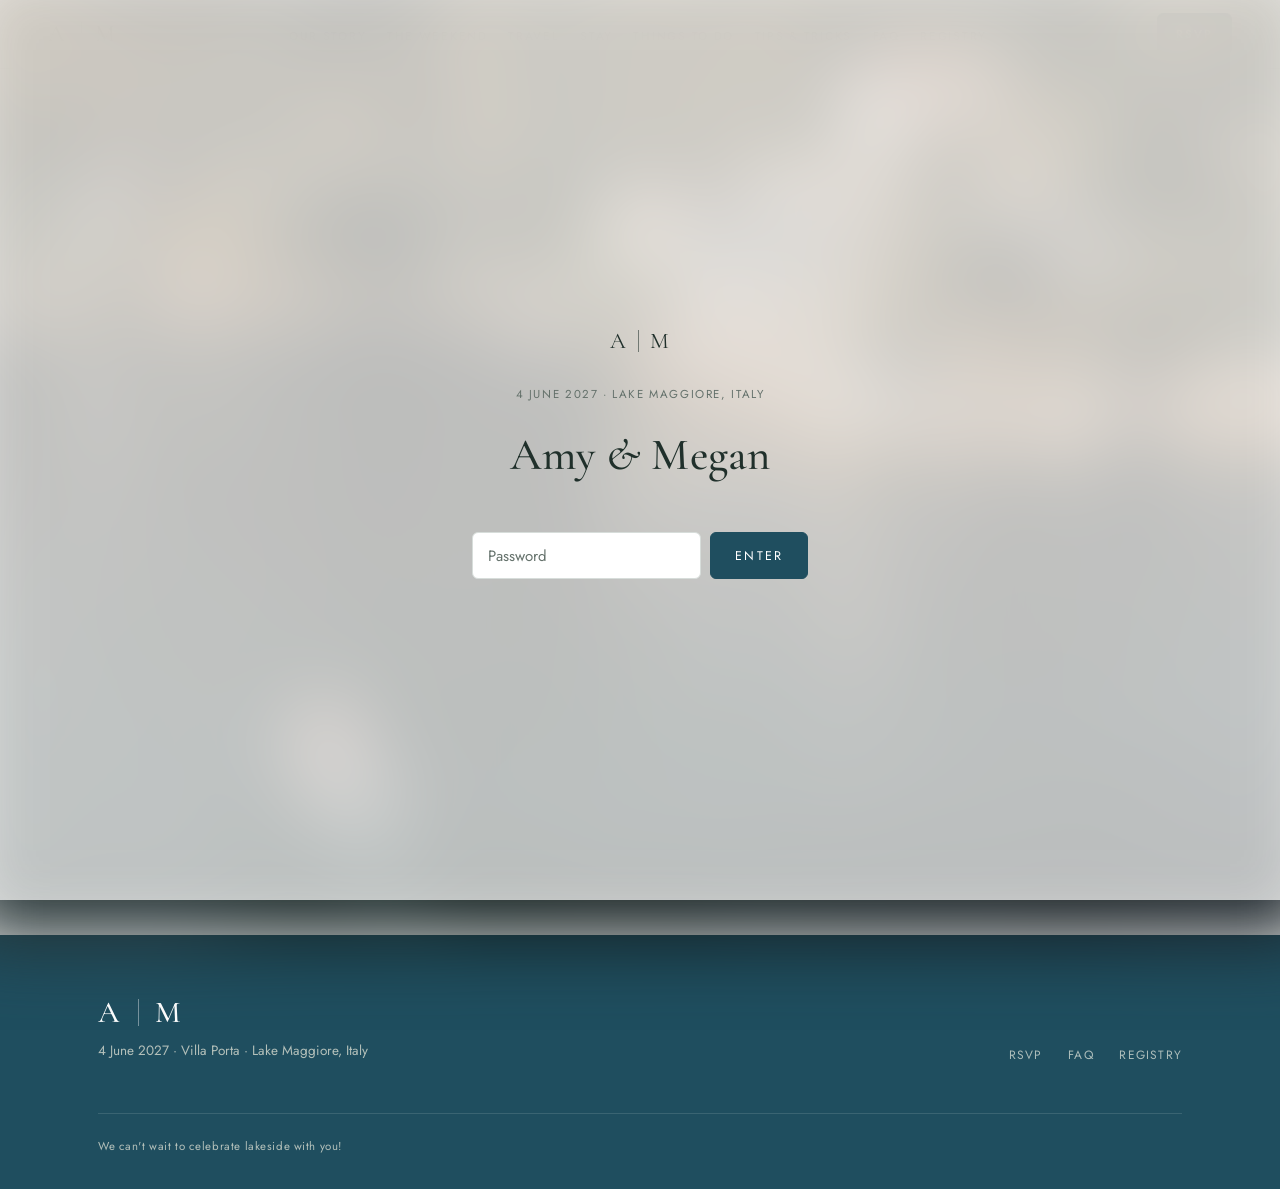
<file: rsvp.html>
<!DOCTYPE html>
<html lang="en">
<head>
<meta charset="UTF-8">
<meta name="viewport" content="width=device-width, initial-scale=1.0">
<title>RSVP — Amy &amp; Megan, 4 June 2027</title>
<meta name="robots" content="noindex, nofollow">
<meta name="description" content="RSVP for Amy and Megan's wedding weekend at Villa Porta, Lake Maggiore — 4 June 2027.">

<meta property="og:type" content="website">
<meta property="og:url" content="https://amyandmegan.com/rsvp.html">
<meta property="og:site_name" content="Amy &amp; Megan">
<meta property="og:title" content="RSVP &middot; 4 June 2027 &middot; Amy &amp; Megan">
<meta property="og:description" content="RSVP for Amy and Megan's wedding weekend at Villa Porta, Lake Maggiore — 4 June 2027.">
<meta property="og:image" content="https://amyandmegan.com/assets/images/og-share.jpg">
<meta property="og:image:width" content="1200">
<meta property="og:image:height" content="800">
<meta name="twitter:card" content="summary_large_image">
<meta name="twitter:title" content="RSVP &middot; 4 June 2027 &middot; Amy &amp; Megan">
<meta name="twitter:image" content="https://amyandmegan.com/assets/images/og-share.jpg">

<link rel="stylesheet" href="css/style.css?v=20260815-1">
<link rel="icon" type="image/png" href="assets/images/favicon-32.png" sizes="32x32">
<link rel="icon" type="image/png" href="assets/images/favicon-16.png" sizes="16x16">
<link rel="apple-touch-icon" href="assets/images/apple-touch-icon.png">
<meta name="theme-color" content="#1F4E5F">
</head>
<body>

<div id="site-gate" class="site-gate">
  <div class="site-gate-bg"></div>
  <div class="site-gate-inner">
    <div class="site-gate-mark">A <span class="mark-bar"></span> M</div>
    <p class="site-gate-meta">4 June 2027 &middot; Lake Maggiore, Italy</p>
    <h1 class="site-gate-title">Amy <em>&amp;</em> Megan</h1>
    <form class="site-gate-form" id="gateForm">
      <div class="site-gate-inputrow">
        <label class="sr-only" for="gatePw">Password</label>
        <input type="password" id="gatePw" name="gatePw" placeholder="Password" autocomplete="current-password" aria-describedby="gateError" required>
        <button type="submit" class="btn solid">Enter</button>
      </div>
      <p class="site-gate-error" id="gateError" role="alert" hidden>That's not quite it &mdash; try again.</p>
    </form>
  </div>
</div>

<nav class="site-nav scrolled" inert aria-hidden="true">
  <a href="index.html" class="nav-mark">A <span class="mark-bar"></span> M</a>
  <button type="button" class="nav-toggle" aria-label="Open menu" aria-expanded="false" aria-controls="site-navigation">
    <svg class="icon-menu" viewBox="0 0 24 24" fill="none" stroke="currentColor" stroke-width="1.4"><path d="M3 6h18M3 12h18M3 18h18"/></svg>
    <svg class="icon-close" viewBox="0 0 24 24" fill="none" stroke="currentColor" stroke-width="1.4"><path d="M5 5l14 14M19 5L5 19"/></svg>
  </button>
  <div class="nav-backdrop"></div>
  <ul class="nav-links" id="site-navigation">
    <li><a href="index.html#story">Our story</a></li>
    <li><a href="index.html#weekend">The weekend</a></li>
    <li><a href="index.html#travel">Travel</a></li>
    <li><a href="index.html#stay">Stay</a></li>
    <li><a href="index.html#thingstodo">Things to do</a></li>
    <li><a href="index.html#packing">Tips &amp; Tricks</a></li>
    <li><a href="index.html#faq">FAQ</a></li>
    <li><a href="index.html#registry">Registry</a></li>
  </ul>
  <div class="nav-cta">
    <a href="rsvp.html" class="btn solid active" aria-current="page">RSVP</a>
  </div>
</nav>

<main inert aria-hidden="true">

<div class="page-header">
  <div class="wrap">
    <span class="eyebrow">RSVP</span>
    <h1 tabindex="-1">Let's party!</h1>
    <p class="lede">Please let us know as soon as possible if you intend to join us.</p>
  </div>
</div>

<section class="section-pad">
  <div class="wrap">
    <div class="pane">
      <div class="pane-copy">
        <p>We&rsquo;re so excited to celebrate with you at Lake Maggiore!</p>
        <p><strong>Please kindly RSVP by March 1, 2027.</strong></p>
        <p>Text Amy or Megan with any questions!</p>
        <a href="https://www.zola.com/wedding/amyandmegan2027/rsvp" target="_blank" rel="noopener" class="btn solid">RSVP</a>
      </div>
      <div class="pane-media" style="background-image:url('assets/images/venue-terrace.jpg');"></div>
    </div>

    <p class="note-line" style="margin-top:2.4rem;">Questions? Check out the <a href="index.html#faq">FAQ page</a>, email our guest concierge at <a href="mailto:eventsconcierge@villaporta.style">eventsconcierge@villaporta.style</a>, or text Amy &amp; Megan!</p>
  </div>
</section>

</main>

<footer inert aria-hidden="true">
  <div class="wrap">
    <div class="footer-inner">
      <div>
        <div class="footer-mark">A <span class="mark-bar"></span> M</div>
        <p class="footer-note">4 June 2027 &middot; Villa Porta &middot; Lake Maggiore, Italy</p>
      </div>
      <ul class="footer-links">
        <li><a href="rsvp.html">RSVP</a></li>
        <li><a href="index.html#faq">FAQ</a></li>
        <li><a href="index.html#registry">Registry</a></li>
      </ul>
    </div>
    <div class="footer-bottom">We can't wait to celebrate lakeside with you!</div>
  </div>
</footer>

<script src="js/main.js?v=20260815-1"></script>
</body>
</html>
</file>
<file: css/style.css>
/* ============================================================
   Megan & Amy — Lake Maggiore, 4 June 2027
   Design system revised per emil-design-eng (motion), impeccable
   (anti-pattern bans), and taste-skill (anti-default discipline).
   ============================================================ */

@import url('https://fonts.googleapis.com/css2?family=Cormorant+Garamond:ital,wght@0,400;0,500;0,600;1,400;1,500&family=Jost:wght@300;400;500;600&display=swap');

:root{
  /* neutrals: true near-white (chroma-flat), not warm cream/sand */
  --bg-a:#FAFAF9;
  --bg-b:#EDF2F1;              /* tinted toward the brand's own blue hue, not generic warmth */
  --ink:#20302B;
  --ink-soft:#43524B;
  --ink-faint:#64716B;
  --accent:#2F6B82;
  --accent-dark:#1F4E5F;
  --accent-soft:#5B9AB0;
  --accent-wash:#E4EEF1;
  --terracotta:#B5652F;
  --sage:#4F7F65;
  --plum:#806A76;
  --gold:#E7C766;
  --gold-ink:#493B12;
  --gold-line:#EADCA9;
  --gold-deep:#D6B64F;
  --gold-wash:#FBF6E6;
  --line:#D7DDDA;
  --white:#FFFFFF;

  --serif:'Cormorant Garamond', Georgia, serif;
  --sans:'Jost', 'Helvetica Neue', Arial, sans-serif;

  --maxw:1180px;
  --radius-img:10px;
  --radius-btn:6px;

  --shadow-card:0 10px 28px rgba(31,78,95,.07);
  --shadow-card-hover:0 14px 34px rgba(31,78,95,.12);
  --shadow-emphasis:0 12px 34px rgba(31,78,95,.1);
  --shadow-small:0 5px 16px rgba(31,78,95,.06);

  /* motion tokens — per emil-design-eng: strong custom curves, not weak CSS defaults */
  --ease-out: cubic-bezier(0.23, 1, 0.32, 1);
  --ease-in-out: cubic-bezier(0.77, 0, 0.175, 1);
  --dur-fast: 150ms;
  --dur-med: 220ms;
  --dur-slow: 320ms;
}

*,*::before,*::after{box-sizing:border-box;}
html{scroll-behavior:smooth; overflow-x:hidden;}
.sr-only{
  position:absolute; width:1px; height:1px; padding:0; margin:-1px;
  overflow:hidden; clip:rect(0,0,0,0); white-space:nowrap; border:0;
}
@media (prefers-reduced-motion: reduce){
  html{scroll-behavior:auto;}
  *,*::before,*::after{animation-duration:0.01ms !important; animation-iteration-count:1 !important; transition-duration:0.01ms !important;}
}

body{
  margin:0;
  overflow-x:hidden;
  background:var(--bg-a);
  color:var(--ink);
  font-family:var(--sans);
  font-weight:400;
  line-height:1.75;
  font-size:16.5px;
  -webkit-font-smoothing:antialiased;
}

img{max-width:100%;height:auto;display:block;}
a{color:inherit;}
button:focus-visible,a:focus-visible,input:focus-visible{
  outline:3px solid var(--accent-dark);
  outline-offset:3px;
}
.hero a:focus-visible,footer a:focus-visible,.concierge-card a:focus-visible,
.story-carousel button:focus-visible{outline-color:var(--white);}
/* These headings receive focus programmatically after the password gate. */
h1[tabindex="-1"]:focus{outline:none;}

.wrap{
  max-width:var(--maxw);
  margin:0 auto;
  padding:0 clamp(1.25rem, 4vw, 3rem);
}

h1,h2,h3,h4{
  font-family:var(--serif);
  font-weight:500;
  color:var(--ink);
  margin:0 0 .4em;
  letter-spacing:.01em;
  text-wrap:balance;
}
.eyebrow{
  font-family:var(--sans);
  font-size:11.5px;
  letter-spacing:.22em;
  text-transform:uppercase;
  color:var(--accent);
  font-weight:500;
  display:block;
  margin-bottom:.7rem;
}
h2{font-size:clamp(2.2rem, 4.4vw, 3.1rem); letter-spacing:.01em; line-height:1.12; margin-bottom:.32em;}
h3{font-size:1.4rem;}

p{margin:0 0 1.1em; text-wrap:pretty;}
.lede{
  font-family:var(--serif);
  font-style:italic;
  font-size:1.2rem;
  color:var(--ink-soft);
  max-width:64ch;
}

/* ---------- buttons: press feedback, gated hover, real easing ---------- */
.btn{
  display:inline-flex;
  align-items:center;
  gap:.6em;
  min-height:44px;
  padding:.85em 1.9em;
  border:1px solid var(--accent-dark);
  border-radius:var(--radius-btn);
  color:var(--accent-dark);
  background:transparent;
  font-family:var(--sans);
  font-size:12.5px;
  letter-spacing:.18em;
  text-transform:uppercase;
  text-decoration:none;
  cursor:pointer;
  transition:background var(--dur-med) var(--ease-out), color var(--dur-med) var(--ease-out), transform var(--dur-fast) var(--ease-out);
}
@media (hover:hover) and (pointer:fine){
  .btn:hover{background:var(--accent-dark); color:var(--white);}
  .btn.solid:hover{background:var(--ink);}
  .btn.on-dark:hover{background:var(--white); color:var(--ink);}
}
.btn:active{transform:scale(0.97);}
.btn.solid{background:var(--accent-dark); color:var(--white);}
.btn.on-dark{border-color:rgba(255,255,255,.75); color:var(--white);}
.btn:disabled,.btn[aria-disabled="true"]{opacity:.55; cursor:not-allowed;}
.btn:disabled:active,.btn[aria-disabled="true"]:active{transform:none;}

/* ---------- wave divider ---------- */
.ripple{position:relative; width:100%; height:56px; overflow:hidden; line-height:0;}
.ripple svg{width:100%; height:100%; display:block;}
.ripple .wave-fill{fill:var(--bg-b);}
.ripple.to-a .wave-fill{fill:var(--bg-a);}

/* ---------- nav ---------- */
.site-nav{
  position:fixed; top:0; left:0; right:0;
  z-index:100;
  display:flex; align-items:center; justify-content:space-between;
  padding:1.1rem clamp(1.25rem, 4vw, 3rem);
  background:transparent;
  color:var(--white);
  transition:background var(--dur-slow) var(--ease-out), color var(--dur-slow) var(--ease-out), padding var(--dur-med) var(--ease-out), box-shadow var(--dur-med) var(--ease-out);
}
.site-nav.scrolled{
  background:rgba(250,250,249,.99);
  color:var(--ink);
  padding-top:.75rem; padding-bottom:.75rem;
  box-shadow:0 1px 0 var(--line);
}
.nav-mark{
  font-family:var(--serif); font-size:1.48rem; font-weight:500; letter-spacing:.14em;
  min-height:44px; display:flex; align-items:center; gap:.55em; text-decoration:none; color:inherit;
}
.mark-bar{display:inline-block; width:1px; height:1em; background:currentColor; opacity:.55;}
.nav-links{display:flex; gap:clamp(.75rem,1.6vw,1.5rem); list-style:none; margin:0; padding:0;}
.nav-links a{
  font-size:11.5px; font-weight:500; letter-spacing:.15em; text-transform:uppercase;
  text-decoration:none; color:inherit; opacity:.96;
  padding-bottom:4px; border-bottom:1px solid transparent;
  transition:opacity var(--dur-fast) var(--ease-out), border-color var(--dur-fast) var(--ease-out);
}
@media (hover:hover) and (pointer:fine){ .nav-links a:hover{opacity:1; border-color:currentColor;} }
.nav-links a.active{opacity:1; border-color:currentColor;}
.home-nav .nav-links a{font-size:13px; font-weight:600; letter-spacing:.12em; opacity:1;}
.home-nav:not(.scrolled){background-color:rgba(15,35,36,.66);}
.nav-cta .btn{min-height:42px; padding:.65em 1.55em; font-size:11.5px; font-weight:500;}
.site-nav:not(.scrolled) .nav-mark,.site-nav:not(.scrolled) .nav-links a{text-shadow:0 1px 8px rgba(0,0,0,.38);}
.site-nav:not(.scrolled) .nav-cta .btn.solid{
  background:rgba(15,35,36,.24); border-color:rgba(255,255,255,.78); color:var(--white);
  box-shadow:0 0 0 1px rgba(255,255,255,.12),0 5px 18px rgba(0,0,0,.12);
}
.site-nav.scrolled .btn{border-color:var(--accent-dark); color:var(--accent-dark);}
.site-nav.scrolled .btn.solid{background:var(--accent-dark); color:var(--white);}

.nav-toggle{
  display:none; width:44px; height:44px; align-items:center; justify-content:center;
  background:none; border:0; color:inherit; cursor:pointer; padding:11px; position:relative; z-index:210;
}
.nav-toggle svg{width:22px; height:22px;}
.nav-toggle-label,.mobile-nav-rsvp{display:none;}
.nav-toggle .icon-close{display:none;}
.nav-toggle.open .icon-menu{display:none;}
.nav-toggle.open .icon-close{display:block;}

.nav-backdrop{display:none;}

@media (max-width:1080px){
  .nav-links{
    position:fixed; inset:0 0 0 auto; width:min(78vw,320px);
    background:var(--bg-a); color:var(--ink);
    flex-direction:column; gap:0; padding:6rem 2rem 2rem;
    transform:translateX(100%); transition:transform var(--dur-slow) var(--ease-out);
    box-shadow:-6px 0 24px rgba(0,0,0,.12);
    z-index:200;
  }
  .nav-links.open{transform:translateX(0);}
  .nav-links a{display:block; padding:.9rem 0; border-bottom:1px solid var(--line); opacity:1;}
  .nav-cta{display:none;}
  .nav-toggle{display:inline-flex;}
  .home-nav .nav-links{overflow-y:auto;}
  .home-nav .nav-links a{font-size:14px;}
  .home-nav .mobile-nav-rsvp{display:block;}
  .home-nav .mobile-nav-rsvp a{color:var(--accent-dark);}
  .home-nav .nav-toggle{width:auto; gap:.5rem; padding-inline:0;}
  .home-nav .nav-toggle-label{
    display:inline; font-family:var(--sans); font-size:13px; font-weight:600;
    letter-spacing:.12em; text-transform:uppercase;
  }
  .home-nav .nav-toggle.open .icon-close{stroke:var(--ink);}
  .home-nav .nav-toggle.open .nav-toggle-label{visibility:hidden;}
  .nav-backdrop{
    display:block; position:fixed; inset:0; z-index:150;
    background:rgba(10,14,12,.35); opacity:0; pointer-events:none;
    transition:opacity var(--dur-med) var(--ease-out);
  }
  .nav-backdrop.open{opacity:1; pointer-events:auto;}
}
body.menu-open{overflow:hidden;}


/* ---------- hero ---------- */
.hero{
  position:relative; min-height:100vh; min-height:100svh; display:flex; align-items:flex-end;
  overflow:hidden; background-color:#182420; color:var(--white);
}
.hero-bg{
  position:absolute; inset:0;
  background-image:url('../assets/images/hero-aerial-boat.jpg');
  background-position:center 42%; background-size:cover; background-repeat:no-repeat;
  transition:opacity var(--dur-slow) var(--ease-out);
}
.hero::after{
  content:""; position:absolute; inset:0;
  background:linear-gradient(180deg, rgba(16,22,19,.3) 0%, rgba(16,22,19,.12) 38%, rgba(12,18,15,.66) 100%);
  z-index:1;
}
.hero-inner{position:relative; z-index:2; width:100%; padding:8rem clamp(1.25rem,4vw,3rem) 4.5rem;}
.hero-names{
  font-family:var(--serif); font-size:clamp(2.8rem, 8vw, 5.6rem); line-height:1.05;
  letter-spacing:.015em; margin:0 0 .3em; color:var(--white) !important;
}
.hero-names em{font-style:italic; color:var(--white); opacity:.85;}
.hero-meta{font-family:var(--sans); font-size:13px; letter-spacing:.16em; text-transform:uppercase; opacity:.92; margin-bottom:1.8rem;}

/* ---------- sections ---------- */
section{position:relative;}
main section[id]{scroll-margin-top:5rem;}
.section-pad{padding:clamp(3rem,5.5vw,4.8rem) 0 clamp(4.5rem,8vw,7.5rem);}
.alt-bg{background:var(--bg-b);}

.section-head{max-width:820px; margin-bottom:clamp(2.2rem,4vw,3.2rem);}

.split{display:grid; grid-template-columns:1fr 1fr; gap:clamp(2rem,5vw,4.5rem); align-items:center;}
.split.reverse .split-media{order:2;}
.split-media img{border-radius:var(--radius-img);}
.photo-with-caption{position:relative; margin:0; overflow:hidden; border-radius:var(--radius-img);}
.photo-with-caption img{width:100%;}
.photo-with-caption figcaption{
  position:absolute; left:0; right:0; bottom:0; z-index:2;
  padding:1.1rem 1.2rem; color:var(--white); font-size:12px; letter-spacing:.1em; text-transform:uppercase;
  background:linear-gradient(0deg, rgba(0,0,0,.58), transparent);
}
@media (max-width:820px){
  .split{grid-template-columns:1fr;}
  .split.reverse .split-media{order:0;}
}

/* callouts */
.info-callout{
  margin:1.6rem 0; padding:1.2rem 1.5rem;
  background:var(--accent-wash);
  border-left:4px solid var(--accent);
  border-radius:var(--radius-img);
  font-size:15px; color:var(--ink-soft);
}
.info-callout strong{color:var(--ink);}
.info-callout p{margin:0;}
.info-callout.with-icon{display:flex; align-items:center; gap:1rem;}
.info-callout.with-icon .icon{
  flex:none; width:38px; height:38px; border-radius:50%;
  background:var(--accent); color:var(--white);
  display:flex; align-items:center; justify-content:center;
}
.info-callout.with-icon .icon svg{width:21px; height:21px;}
.info-callout.with-icon .icon .baby-bottle{width:24px; height:24px;}
.info-callout-copy{flex:1; min-width:0;}
.info-callout.with-icon .info-callout-copy p{padding:0; color:var(--ink-soft); font-size:14px; line-height:1.55;}
.info-callout.with-icon .info-callout-copy p + p{margin-top:.18rem;}
.info-callout.with-icon .info-callout-copy strong{display:block; color:var(--ink); font-size:14.5px; font-weight:600; line-height:1.45;}
.info-callout.with-icon .info-callout-copy a{color:var(--accent-dark); font-weight:500; text-underline-offset:3px;}
.weekend-callout-grid{
  display:grid; grid-template-columns:repeat(2,minmax(0,1fr)); gap:1rem;
  max-width:64rem; margin:1.5rem auto 0;
}
.weekend-callout-grid .info-callout{
  min-height:100%; margin:0; padding:1rem 1.15rem;
  border:1px solid rgba(47,107,130,.16); border-left:4px solid var(--accent);
  box-shadow:var(--shadow-small);
}
@media (max-width:760px){
  .weekend-callout-grid{grid-template-columns:1fr; max-width:40rem;}
}

.concierge-card{
  margin-top:2.2rem; padding:1.5rem 1.7rem;
  background:var(--accent); border-radius:var(--radius-img); color:var(--white);
  box-shadow:var(--shadow-card);
}
.concierge-card h3{font-family:var(--sans); font-weight:500; font-size:.95rem; letter-spacing:.03em; margin-bottom:.3rem; color:var(--white);}
.concierge-card p{font-size:14.5px; color:rgba(255,255,255,.9); margin:0 0 .5em;}
.concierge-card a{color:var(--white); text-decoration:underline; text-underline-offset:3px;}

/* schedule + accordion detail */
.schedule{display:grid; grid-template-columns:repeat(3,1fr); gap:1.3rem;}
@media (max-width:820px){.schedule{grid-template-columns:1fr;}}
.schedule-item{
  background:var(--white); border:1px solid var(--line); border-radius:var(--radius-img);
  overflow:hidden; display:flex; flex-direction:column; box-shadow:var(--shadow-card);
}
.schedule-thumb{width:100%; height:190px; object-fit:cover; display:block;}
.schedule-body{padding:1.6rem 1.6rem 1.6rem; display:flex; flex-direction:column; flex:1;}
.schedule-item:not(:has(.schedule-thumb)) .schedule-body{padding-top:1.8rem;}
.schedule-day{
  font-family:var(--sans); font-size:10.5px; letter-spacing:.16em; text-transform:uppercase;
  color:var(--white); background:var(--accent); display:inline-block;
  padding:.35em .85em; border-radius:20px; margin-bottom:1.1rem; align-self:flex-start;
}
.schedule-item h3{margin-bottom:.15rem; font-size:1.5rem;}
.schedule-translation{
  display:block; margin-bottom:.42rem;
  font-family:var(--serif); font-size:.98rem; font-style:italic; line-height:1.35;
  color:var(--accent-dark);
}
.schedule-item .when{color:var(--ink-faint); font-size:12.5px; margin-bottom:.9rem; display:block; font-family:var(--sans); letter-spacing:.01em;}
.schedule-item p{font-size:14.5px;}
.schedule-more{
  width:100%; text-align:left; background:none; border:0; cursor:pointer;
  display:flex; align-items:center; gap:.6em; min-height:44px; padding:.8rem 0 .3rem;
  margin-top:auto;
  font-family:var(--sans); font-size:11.5px; letter-spacing:.14em; text-transform:uppercase; color:var(--accent-dark);
}
.schedule-more .plus{flex:none; width:16px; height:16px; position:relative;}
.schedule-more .plus::before,.schedule-more .plus::after{content:""; position:absolute; background:var(--accent-dark); top:50%; left:50%; transform:translate(-50%,-50%);}
.schedule-more .plus::before{width:12px; height:1.4px;}
.schedule-more .plus::after{width:1.4px; height:12px; transition:transform var(--dur-med) var(--ease-in-out);}
.schedule-item.open .plus::after{transform:translate(-50%,-50%) rotate(90deg) scaleY(0);}
.schedule-detail{max-height:0; overflow:hidden; transition:max-height var(--dur-med) var(--ease-in-out);}
.schedule-detail-inner{padding-top:.5rem;}
.schedule-detail dl{margin:0;}
.schedule-detail dt{font-size:11px; letter-spacing:.12em; text-transform:uppercase; color:var(--ink-faint); margin-top:.9rem;}
.schedule-detail dt:first-child{margin-top:0;}
.schedule-detail dd{margin:.2rem 0 0; font-size:14.5px; color:var(--ink-soft);}

.note-line{font-size:16.5px; color:var(--ink-soft); margin-top:1.6rem; font-style:italic; font-family:var(--serif);}

/* ---------- password gate (client-side deterrent only — not true security) ---------- */
body.gate-locked{overflow:hidden;}
.site-gate{
  position:fixed; inset:0; z-index:500;
  display:flex; align-items:center; justify-content:center;
  color:var(--ink); text-align:center;
  opacity:1; transition:opacity .5s var(--ease-out);
}
.site-gate.unlocked{opacity:0; pointer-events:none;}
.site-gate-bg{
  position:absolute; inset:-40px;
  background-image:url('../assets/images/og-share.jpg');
  background-position:center 55%; background-size:cover; background-repeat:no-repeat;
  filter:blur(38px) saturate(1.05);
}
.site-gate::after{content:""; position:absolute; inset:0; background:rgba(250,250,249,.72);}
.site-gate-inner{position:relative; z-index:1; width:100%; max-width:400px; padding:2rem;}
.site-gate-mark{font-family:var(--serif); font-size:1.4rem; letter-spacing:.05em; margin-bottom:1.5rem; display:flex; align-items:center; justify-content:center; gap:.7rem;}
.site-gate-meta{font-family:var(--sans); font-size:11.5px; letter-spacing:.14em; text-transform:uppercase; color:var(--ink-faint); margin-bottom:.7rem;}
.site-gate-title{font-family:var(--serif); font-size:clamp(2.1rem,5vw,2.8rem); margin:0 0 2.4rem; color:var(--ink);}
.site-gate-title em{font-style:italic;}
.site-gate-inputrow{display:flex; gap:.6rem;}
.site-gate-inputrow input{
  flex:1; min-width:0; padding:.75em 1em; border-radius:6px; border:1px solid var(--line);
  background:var(--white); color:var(--ink); font-family:var(--sans); font-size:15px;
}
.site-gate-inputrow input::placeholder{color:var(--ink-faint);}
.site-gate-inputrow input:focus{outline:2px solid var(--accent-dark); outline-offset:2px;}
.site-gate-error{margin:.9rem 0 0; font-size:13px; color:#a33;}
@media (max-width:480px){.site-gate-inputrow{flex-direction:column;}}

/* ---------- story: text + rotating carousel ---------- */
.story-layout{display:grid; grid-template-columns:1.2fr 1fr; gap:clamp(2rem,5vw,3.5rem); align-items:start;}
@media (max-width:900px){.story-layout{grid-template-columns:1fr;}}
.story-visual{display:flex; flex-direction:column; gap:1.4rem;}
.trio-label{text-align:center; margin:.2rem 0 -.6rem;}

.story-carousel{position:relative; border-radius:var(--radius-img); overflow:hidden; aspect-ratio:4/5; background:#1c2420;}
.story-carousel-track{display:flex; height:100%; transition:transform 650ms var(--ease-in-out);}
.story-carousel-track img{flex:0 0 100%; width:100%; height:100%; object-fit:cover;}
.story-carousel-track img.show-full{object-fit:contain;}
.story-carousel-caption{
  position:absolute; left:0; right:0; bottom:0; z-index:2;
  padding:1.1rem 4.7rem 1.1rem 1.2rem; color:var(--white); font-size:12px; letter-spacing:.1em; text-transform:uppercase;
  background:linear-gradient(0deg, rgba(0,0,0,.5), transparent);
}
.story-carousel-arrow{
  position:absolute; top:50%; transform:translateY(-50%); z-index:3;
  width:44px; height:44px; border-radius:50%; border:0; cursor:pointer;
  background:rgba(0,0,0,.32); color:var(--white);
  display:flex; align-items:center; justify-content:center;
  opacity:0; transition:opacity var(--dur-med) var(--ease-out), background var(--dur-fast) var(--ease-out);
}
.story-carousel-arrow svg{width:16px; height:16px;}
.story-carousel-arrow.prev{left:.7rem;}
.story-carousel-arrow.next{right:.7rem;}
.story-carousel:hover .story-carousel-arrow{opacity:1;}
.story-carousel:focus-within .story-carousel-arrow{opacity:1;}
@media (hover:none){ .story-carousel-arrow{opacity:1; background:rgba(0,0,0,.4);} }
@media (hover:hover) and (pointer:fine){ .story-carousel-arrow:hover{background:rgba(0,0,0,.55);} }
.story-carousel-arrow:active{transform:translateY(-50%) scale(0.92);}
.story-carousel-pause{
  position:absolute; right:.7rem; bottom:.7rem; z-index:4;
  width:44px; height:44px; padding:12px; border:0; border-radius:50%;
  display:flex; align-items:center; justify-content:center;
  background:rgba(0,0,0,.4); color:var(--white); cursor:pointer;
  transition:background var(--dur-fast) var(--ease-out), transform var(--dur-fast) var(--ease-out);
}
.story-carousel-pause svg{width:18px; height:18px;}
.story-carousel-pause .icon-play{display:none;}
.story-carousel-pause[aria-pressed="true"] .icon-pause{display:none;}
.story-carousel-pause[aria-pressed="true"] .icon-play{display:block;}
@media (hover:hover) and (pointer:fine){.story-carousel-pause:hover{background:rgba(0,0,0,.6);}}
.story-carousel-pause:active{transform:scale(.92);}

.story-text p{font-family:var(--serif); font-size:1.15rem; line-height:1.7; color:var(--ink-soft);}

.story-closing{
  font-family:var(--serif); font-weight:700; color:var(--ink);
  font-size:clamp(1.6rem,3vw,2.1rem); line-height:1.4;
  margin-top:clamp(2rem,4vw,3rem); margin-bottom:0;
  max-width:68rem;
}
.story-closing .dash{font-weight:400; opacity:.55;}
.story-closing em{font-style:italic;}

/* photo trio below story */
.story-trio{display:grid; grid-template-columns:repeat(3,1fr); gap:.8rem;}
.story-trio figure{margin:0;}
.story-trio img{width:100%; aspect-ratio:4/5; object-fit:cover; border-radius:var(--radius-img);}
.story-trio figcaption{font-size:12px; letter-spacing:.08em; text-transform:uppercase; color:var(--ink-faint); margin-top:.6rem; text-align:center;}
@media (max-width:700px){
  .story-trio{grid-template-columns:repeat(3,1fr); gap:.45rem;}
  .story-trio figcaption{font-size:10px; letter-spacing:.05em; margin-top:.4rem;}
}

/* travel */
.info-grid{display:grid; grid-template-columns:repeat(2,1fr); gap:2rem 3rem;}
@media (max-width:700px){.info-grid{grid-template-columns:1fr;}}
.info-block h3{font-family:var(--sans); font-weight:500; font-size:.95rem; letter-spacing:.03em; margin-bottom:.3rem;}
.info-block .sub{color:var(--ink-faint); font-size:13px;}

/* hotel cards — three equal options */
.stay-subhead{margin-top:2.2rem;}
.stay-subhead .eyebrow{margin:0;}
.hotel-list{display:grid; grid-template-columns:repeat(3,1fr); gap:1.4rem; margin-top:1rem; align-items:stretch;}
@media (max-width:900px){.hotel-list{grid-template-columns:1fr;}}
.hotel-card{height:100%; border:1px solid var(--line); border-radius:var(--radius-img); overflow:hidden; background:var(--white); display:flex; flex-direction:column; box-shadow:var(--shadow-card); transition:transform var(--dur-fast) var(--ease-out),box-shadow var(--dur-fast) var(--ease-out),border-color var(--dur-fast) var(--ease-out);}
.hotel-photo{height:170px; background-size:cover; background-position:center;}
.hotel-photo.placeholder{
  display:flex; flex-direction:column; align-items:center; justify-content:center; gap:.5rem;
  background:linear-gradient(135deg,var(--bg-b),var(--bg-a)); color:var(--ink-faint);
}
.hotel-photo.placeholder svg{width:26px; height:26px; opacity:.5;}
.hotel-photo.placeholder span{font-size:10px; letter-spacing:.1em; text-transform:uppercase;}
.hotel-body{padding:1.3rem 1.4rem 1.5rem; flex:1; display:flex; flex-direction:column;}
.hotel-body h3{font-family:var(--serif); font-size:1.3rem; margin-bottom:.4rem; display:flex; align-items:center; gap:.6rem; flex-wrap:wrap;}
.hotel-tag{font-family:var(--sans); font-size:9.5px; letter-spacing:.1em; text-transform:uppercase; background:var(--accent); color:var(--white); padding:.22em .65em; border-radius:20px;}
.hotel-tag.group{background:var(--gold); color:var(--gold-ink);}
.hotel-meta{font-size:14px; color:var(--ink-soft); margin-bottom:.8rem; min-height:5.25em;}
.hotel-actions{margin-top:auto; display:flex; flex-direction:column; align-items:flex-start; gap:.35rem;}
.hotel-site-link{min-height:44px; font-size:13px; display:inline-flex; align-items:center; text-decoration:underline; text-underline-offset:3px; color:var(--accent-dark);}
.hotel-actions .btn{align-self:flex-start;}
.hotel-code{font-size:12.5px; color:var(--ink-faint); margin-top:.7rem; margin-bottom:0;}
.hotel-code strong{color:var(--ink-soft);}

.hotel-more{
  width:100%; text-align:left; background:none; border:0; cursor:pointer;
  display:flex; align-items:center; gap:.6em; min-height:44px; padding:.9rem 0 .2rem;
  font-family:var(--sans); font-size:11.5px; letter-spacing:.14em; text-transform:uppercase; color:var(--accent-dark);
}
.hotel-more .plus{flex:none; width:16px; height:16px; position:relative;}
.hotel-more .plus::before,.hotel-more .plus::after{content:""; position:absolute; background:var(--accent-dark); top:50%; left:50%; transform:translate(-50%,-50%);}
.hotel-more .plus::before{width:12px; height:1.4px;}
.hotel-more .plus::after{width:1.4px; height:12px; transition:transform var(--dur-med) var(--ease-in-out);}
.hotel-card.open .hotel-more .plus::after{transform:translate(-50%,-50%) rotate(90deg) scaleY(0);}
.hotel-detail{max-height:0; overflow:hidden; transition:max-height var(--dur-med) var(--ease-in-out);}
.hotel-detail-inner{padding-top:.5rem; font-size:14px; color:var(--ink-soft); line-height:1.6;}
.hotel-detail-inner p{margin:0 0 .6rem;}
.hotel-detail-inner p:last-child{margin-bottom:0;}
.hotel-detail-inner ul{margin:0; padding-left:1.1rem;}
.hotel-detail-inner li{margin-bottom:.4rem;}
.hotel-detail-inner li:last-child{margin-bottom:0;}

/* secondary villa + apartment guide */
.villa-collection{
  margin-top:1rem; border:1px solid var(--line); border-radius:var(--radius-img); overflow:hidden;
  background:rgba(255,255,255,.72); box-shadow:var(--shadow-card);
  transition:transform var(--dur-fast) var(--ease-out),box-shadow var(--dur-fast) var(--ease-out),border-color var(--dur-fast) var(--ease-out);
}
.villa-subhead{margin-top:clamp(1.7rem,3vw,2.2rem);}
.villa-collection-head{display:grid; grid-template-columns:minmax(0,1fr) minmax(170px,24%); align-items:stretch; gap:1.3rem; min-height:150px;}
.villa-collection-copy{padding:1.15rem 0 1.15rem 1.5rem;}
.villa-collection-head h3{font-size:clamp(1.45rem,2.5vw,1.9rem); margin-bottom:.7rem;}
.villa-collection-actions{display:flex; align-items:center; justify-content:space-between; gap:1rem;}
.villa-collection-tags{display:flex; align-items:center; gap:.55rem; flex-wrap:wrap;}
.villa-collection-photo{align-self:stretch; min-height:150px; background:url('../assets/images/charming-moment-villa.jpg') center 52%/cover no-repeat; box-shadow:inset 12px 0 28px rgba(31,78,95,.08); transition:filter var(--dur-med) var(--ease-out);}
.villa-more{
  flex:none; min-height:44px; padding:.65rem .9rem; border:1px solid var(--accent-soft); border-radius:24px;
  background:var(--white); color:var(--accent-dark); cursor:pointer; display:flex; align-items:center; gap:.65rem;
  font-family:var(--sans); font-size:10.5px; letter-spacing:.13em; text-transform:uppercase;
}
.villa-more .plus{flex:none; width:17px; height:17px; position:relative;}
.villa-more .plus::before,.villa-more .plus::after{content:""; position:absolute; background:var(--accent-dark); top:50%; left:50%; transform:translate(-50%,-50%);}
.villa-more .plus::before{width:13px; height:1.4px;}
.villa-more .plus::after{width:1.4px; height:13px; transition:transform var(--dur-med) var(--ease-in-out);}
.villa-collection.open .villa-more .plus::after{transform:translate(-50%,-50%) rotate(90deg) scaleY(0);}
.villa-detail{max-height:0; overflow:hidden; transition:max-height var(--dur-med) var(--ease-in-out);}
.villa-detail-inner{padding:1.5rem; border-top:1px solid var(--line); color:var(--ink-soft); font-size:14px; line-height:1.7;}
.villa-collection-intro{display:flex; align-items:flex-start; justify-content:space-between; gap:2rem; margin:0 0 1.2rem; color:var(--ink-soft);}
.villa-collection-intro > div{max-width:72ch;}
.villa-collection-intro p{margin:0 0 .65rem;}
.villa-collection-intro p:last-child{margin-bottom:0;}
.villa-collection-intro strong{color:var(--ink);}
.stay-walking-warning{font-weight:700; color:var(--ink);}
.villa-collection-links{flex:none; display:flex; flex-direction:column; align-items:stretch; gap:.55rem; width:max-content; max-width:100%;}
.villa-collection-links .btn{justify-content:center; white-space:nowrap;}
.stay-booking-code{display:flex; align-items:center; gap:1rem; margin:0 0 .8rem; padding:1rem 1.1rem; border:1px solid var(--accent-soft); border-radius:var(--radius-img); background:#eef7f8;}
.stay-booking-code p{margin:0; color:var(--ink-soft); font-size:13.5px;}
.stay-booking-copy{min-width:0;}
.stay-booking-copy p + p{margin-top:.28rem; color:var(--accent-dark); font-size:12.5px;}
.stay-booking-code strong{color:var(--ink);}
.stay-booking-label{flex:none; padding:.4em .8em; border-radius:20px; background:var(--plum); color:var(--white); font-family:var(--sans); font-size:9.5px; letter-spacing:.1em; text-transform:uppercase;}
.stay-availability-note{margin:0 0 1.5rem; padding:1rem 1.1rem; border:1px solid var(--gold-line); border-left:3px solid var(--gold-deep); border-radius:var(--radius-img); background:var(--gold-wash); color:var(--ink-soft); font-size:13.5px;}
.stay-availability-note strong{color:var(--ink);}
.stay-location-guide{display:grid; grid-template-columns:repeat(2,minmax(0,1fr)); gap:1.2rem;}
.stay-location-group{padding:1.5rem; border:1px solid var(--line); border-radius:var(--radius-img); background:var(--bg-a);}
.stay-location-group.recommended{grid-column:1/-1; background:linear-gradient(135deg,var(--white),#f4fafb); border-color:var(--accent); box-shadow:var(--shadow-emphasis);}
.stay-location-head{display:flex; align-items:flex-start; justify-content:space-between; gap:1rem;}
.stay-location-head > div{min-width:0; flex:1;}
.stay-location-label{display:block; margin-bottom:.35rem; font-family:var(--sans); font-size:10.5px; letter-spacing:.15em; text-transform:uppercase; color:var(--accent-dark);}
.stay-location-group h4{margin-bottom:.65rem; font-family:var(--serif); font-size:1.3rem;}
.stay-location-group > p{margin:0 0 1.2rem; color:var(--ink-soft); font-size:14px; max-width:72ch;}
.stay-location-badges{display:flex; justify-content:flex-end; gap:.45rem; flex-wrap:wrap;}
.stay-recommendation,.stay-transport-tag{flex:none; padding:.4em .8em; border-radius:20px; font-family:var(--sans); font-size:9.5px; letter-spacing:.1em; line-height:1.35; text-transform:uppercase;}
.stay-recommendation{background:var(--accent); color:var(--white);}
.stay-recommendation.recommended{background:var(--sage); color:var(--white);}
.stay-transport-tag{display:inline-flex; align-items:center; gap:.45rem; max-width:none; padding:.45em .72em; background:var(--gold); color:var(--gold-ink); font-size:9px; letter-spacing:.075em; text-align:center; white-space:nowrap; box-shadow:0 5px 14px rgba(73,59,18,.1);}
.stay-transport-tag::before{content:"\2726"; font-size:1.05em;}
.transport-location .stay-location-head{display:block;}
.transport-location .stay-location-kicker-row{display:flex; align-items:flex-start; justify-content:space-between; gap:.75rem; margin-bottom:.55rem;}
.transport-location .stay-location-label,.transport-location .stay-transport-tag{margin:0;}
@media (min-width:701px){
  .transport-location .stay-location-head h4{white-space:nowrap;}
}
.stay-property-list{list-style:none; margin:0; padding:0; display:grid; grid-template-columns:repeat(2,minmax(0,1fr)); gap:.8rem;}
.stay-location-group.recommended .stay-property-list{grid-template-columns:repeat(3,minmax(0,1fr));}
.stay-location-group:not(.recommended) .stay-property-list{grid-template-columns:1fr;}
.stay-property-list li{position:relative; padding:1rem; border:1px solid var(--line); border-left:4px solid var(--accent-soft); border-radius:calc(var(--radius-img) - 2px); background:var(--white); box-shadow:var(--shadow-small); transition:border-color var(--dur-fast) var(--ease-out),box-shadow var(--dur-fast) var(--ease-out),transform var(--dur-fast) var(--ease-out);}
.stay-property-link{min-height:44px; display:flex; align-items:center; justify-content:space-between; gap:.65rem; margin-bottom:.45rem; font-family:var(--serif); font-size:1.05rem; color:var(--ink); text-decoration:none;}
.stay-property-link::after{content:"↗"; font-family:var(--sans); font-size:.75em; color:var(--accent-dark); text-decoration:none;}
.stay-property-facts,.stay-times{margin:0;}
.stay-property-facts{display:grid; gap:.55rem;}
.stay-property-facts div{display:grid; grid-template-columns:minmax(5.4rem,auto) 1fr; gap:.7rem; align-items:baseline; padding-top:.55rem; border-top:1px solid var(--line);}
.stay-property-facts dt,.stay-times dt{margin:0; font-family:var(--sans); font-size:9.5px; letter-spacing:.08em; text-transform:uppercase; color:var(--ink-faint);}
.stay-property-facts dd,.stay-times dd{margin:0; font-size:13px; color:var(--ink-soft);}
.stay-property-type{margin:-.2rem 0 .75rem; color:var(--accent-dark); font-size:12.5px; line-height:1.45;}
.stay-times{display:grid; grid-template-columns:repeat(2,minmax(0,1fr)); gap:.8rem; margin:0;}
.stay-times div{min-width:0;}
.stay-times dt{margin-bottom:.15rem;}
.stay-route-note{margin:1rem 0 0; color:var(--ink-faint); font-size:11.5px; line-height:1.55;}
.stay-concierge-callout{display:grid!important; grid-template-columns:auto minmax(0,1fr) auto; align-items:center!important; gap:1rem; max-width:58rem; margin:1.2rem auto 0; padding:.95rem 1.15rem; border:1px solid rgba(47,107,130,.16); border-left:4px solid var(--accent); box-shadow:var(--shadow-small);}
.stay-concierge-callout .btn{flex:none;}
@media (hover:hover) and (pointer:fine){
  .hotel-card:hover{transform:translateY(-3px); border-color:var(--accent-soft); box-shadow:var(--shadow-card-hover);}
  .villa-collection:hover{transform:translateY(-3px); border-color:var(--accent-soft); box-shadow:var(--shadow-card-hover);}
  .villa-collection:hover .villa-collection-photo{filter:saturate(1.06) contrast(1.02);}
  .stay-property-list li:hover{border-color:var(--accent-soft); box-shadow:var(--shadow-card-hover); transform:translateY(-2px);}
  .stay-property-link:hover{color:var(--accent-dark);}
}
@media (max-width:900px){
  .villa-collection-head{grid-template-columns:minmax(0,1fr) minmax(155px,28%);}
  .stay-location-guide{grid-template-columns:1fr;}
  .stay-location-group.recommended{grid-column:auto;}
  .stay-location-group.recommended .stay-property-list{grid-template-columns:repeat(2,minmax(0,1fr));}
}
@media (max-width:700px){
  .hotel-meta{min-height:0;}
  .villa-collection-head{grid-template-columns:1fr; gap:0;}
  .villa-collection-copy{padding:1.1rem;}
  .villa-collection-head h3{max-width:none; font-size:clamp(1.42rem,7vw,1.72rem); line-height:1.08; margin-bottom:.85rem; text-wrap:balance;}
  .villa-collection-actions{align-items:flex-start; gap:.6rem;}
  .villa-collection-tags{flex:1; gap:.35rem;}
  .villa-collection-tags .hotel-tag{font-size:8.5px; padding:.24em .58em;}
  .villa-more{margin:0; padding:.6rem .7rem; font-size:9.5px; letter-spacing:.1em;}
  .villa-collection-photo{grid-column:1/-1; min-height:180px; box-shadow:inset 0 12px 28px rgba(31,78,95,.08);}
  .villa-detail-inner{padding:1.2rem 1.05rem 1.35rem;}
  .villa-collection-intro{display:block;}
  .villa-collection-links{margin-top:1.2rem;}
  .stay-booking-code{display:block;}
  .stay-booking-label{display:inline-block; margin-bottom:.6rem;}
  .stay-location-guide{grid-template-columns:1fr;}
  .stay-location-group.recommended{grid-column:auto;}
  .stay-location-head{display:block;}
  .stay-location-badges{justify-content:flex-start; margin-bottom:.8rem;}
  .stay-transport-tag{display:inline-flex; margin-bottom:.8rem; white-space:normal; text-align:left;}
  .stay-property-list,.stay-location-group.recommended .stay-property-list{grid-template-columns:1fr;}
  .stay-times{grid-template-columns:1fr; gap:.5rem;}
  .stay-concierge-callout{grid-template-columns:auto minmax(0,1fr); align-items:center!important;}
  .stay-concierge-callout .btn{grid-column:2; justify-self:start; margin-top:.35rem;}
}

/* things to do */
.subsection{margin-bottom:clamp(2.6rem,5vw,3.6rem);}
.subsection:last-child{margin-bottom:0;}
.subsection-head{margin-bottom:1.4rem; border-bottom:1px solid var(--line); padding-bottom:.9rem;}
.subsection-head h3{margin:0; font-size:1.7rem;}
.card-grid{display:grid; grid-template-columns:repeat(5,1fr); gap:1.1rem;}
@media (max-width:900px){.card-grid{grid-template-columns:repeat(3,1fr);}}
.todo-card{
  position:relative; min-width:0; padding:.72rem;
  border:1px solid transparent; border-radius:calc(var(--radius-img) + 3px);
  transition:transform var(--dur-fast) var(--ease-out),background-color var(--dur-fast) var(--ease-out),border-color var(--dur-fast) var(--ease-out),box-shadow var(--dur-fast) var(--ease-out);
}
.todo-card img{width:100%; aspect-ratio:4/5; object-fit:cover; border-radius:var(--radius-img); margin-bottom:.7rem; transition:transform var(--dur-med) var(--ease-out),filter var(--dur-med) var(--ease-out);}
.todo-card .photo-placeholder{
  width:100%; aspect-ratio:4/5; border-radius:var(--radius-img); margin-bottom:.7rem;
  background:linear-gradient(135deg,var(--bg-b),var(--bg-a));
  display:flex; align-items:center; justify-content:center; color:var(--ink-faint);
}
.todo-card .photo-placeholder svg{width:24px; height:24px; opacity:.5;}
.todo-card h4{font-family:var(--sans); font-weight:500; font-size:13px; letter-spacing:.06em; text-transform:uppercase; margin-bottom:.3rem; transition:color var(--dur-fast) var(--ease-out);}
.todo-card p{font-size:14px; color:var(--ink-soft); margin:0 0 .5em;}
.todo-more{display:none;}
@media (hover:hover) and (pointer:fine){
  .todo-card:hover{
    transform:translateY(-3px); background:var(--accent-wash);
    border-color:var(--accent-soft); box-shadow:var(--shadow-card-hover);
  }
  .todo-card:hover img{transform:scale(1.012); filter:saturate(1.06) contrast(1.02);}
  .todo-card:hover h4{color:var(--accent-dark);}
}
@media (max-width:600px){
  .card-grid{grid-template-columns:1fr; gap:1.2rem;}
  .todo-card{padding:.9rem; border-color:var(--line); background:rgba(255,255,255,.55); box-shadow:var(--shadow-small);}
  .todo-card img{aspect-ratio:16/9;}
  .todo-card h4{margin-bottom:.1rem; font-size:13.5px;}
  .todo-card p{font-size:15px;}
  #thingstodo.todo-accordion-ready .todo-more:not([hidden]){
    width:100%; min-height:44px; padding:.4rem 0; border:0; border-top:1px solid var(--line);
    background:transparent; color:var(--accent-dark); cursor:pointer;
    display:flex; align-items:center; justify-content:space-between;
    font-family:var(--sans); font-size:10px; letter-spacing:.14em; text-transform:uppercase;
  }
  .todo-more .plus{position:relative; flex:none; width:24px; height:24px;}
  .todo-more .plus::before,.todo-more .plus::after{content:""; position:absolute; top:50%; left:50%; background:var(--accent-dark); transform:translate(-50%,-50%);}
  .todo-more .plus::before{width:14px; height:1.4px;}
  .todo-more .plus::after{width:1.4px; height:14px; transition:transform var(--dur-med) var(--ease-in-out),opacity var(--dur-med) var(--ease-in-out);}
  .todo-card.open .todo-more .plus::after{transform:translate(-50%,-50%) rotate(90deg); opacity:0;}
  #thingstodo.todo-accordion-ready .todo-card-detail{max-height:0; overflow:hidden; opacity:0; transition:max-height var(--dur-med) var(--ease-in-out),opacity var(--dur-fast) var(--ease-out);}
  #thingstodo.todo-accordion-ready .todo-card.open .todo-card-detail{opacity:1;}
  .todo-card-detail p:first-child{padding-top:.65rem;}
}

/* packing / tips */
.tip-columns{display:grid; grid-template-columns:repeat(2,minmax(0,1fr)); gap:1.25rem;}
@media (max-width:820px){.tip-columns{grid-template-columns:1fr;}}
.tip-col{
  position:relative; overflow:hidden; padding:1.35rem 1.45rem 1rem;
  border:1px solid var(--line); border-radius:var(--radius-img); background:rgba(255,255,255,.78);
  box-shadow:var(--shadow-small); transition:transform var(--dur-fast) var(--ease-out),box-shadow var(--dur-fast) var(--ease-out),border-color var(--dur-fast) var(--ease-out);
}
.tip-col::before{content:""; position:absolute; inset:0 auto 0 0; width:3px; background:linear-gradient(var(--accent),var(--accent-soft));}
.tip-col h3{
  display:inline-flex; align-items:center; margin:0 0 .75rem; padding:.42em .9em;
  border-radius:999px; background:var(--accent-dark); color:var(--white);
  font-family:var(--sans); font-size:10.5px; font-weight:500; letter-spacing:.14em; line-height:1.3; text-transform:uppercase;
}
.tip-col h3::before{content:"\2726"; margin-right:.55em; color:var(--gold); font-size:.9em;}
.tip-lowercase-s{text-transform:lowercase;}
.tip-list{list-style:none; margin:0; padding:0;}
.tip-list li{
  padding:.85rem 0 .85rem 1.1rem; border-bottom:1px solid var(--line);
  font-size:15px; line-height:1.55; color:var(--ink-soft);
  background:radial-gradient(circle, var(--accent-soft) 0 2.5px, transparent 3px) no-repeat 0 1.58rem;
  background-size:6px 6px;
}
.tip-list li:last-child{border-bottom:none;}
.tip-list li strong{color:var(--ink);}
@media (hover:hover) and (pointer:fine){.tip-col:hover{transform:translateY(-2px); border-color:var(--accent-soft); box-shadow:var(--shadow-card-hover);}}

/* FAQ accordion */
.faq-list{border-top:1px solid var(--line);}
.faq-item{border-bottom:1px solid var(--line);}
.faq-q{
  width:100%; text-align:left; background:none; border:0; cursor:pointer;
  padding:1.3rem 0; display:flex; align-items:center; justify-content:space-between; gap:1rem;
  font-family:var(--serif); font-size:1.2rem; color:var(--ink);
}
.faq-q .plus{flex:none; width:20px; height:20px; position:relative;}
.faq-q .plus::before,.faq-q .plus::after{content:""; position:absolute; background:var(--accent-dark); top:50%; left:50%; transform:translate(-50%,-50%);}
.faq-q .plus::before{width:14px; height:1.5px;}
.faq-q .plus::after{width:1.5px; height:14px; transition:transform var(--dur-med) var(--ease-in-out);}
.faq-item.open .plus::after{transform:translate(-50%,-50%) rotate(90deg) scaleY(0);}
.faq-a{max-height:0; overflow:hidden; transition:max-height var(--dur-med) var(--ease-in-out);}
.faq-a p{padding-bottom:1.3rem; margin:0; color:var(--ink-soft); font-size:15.5px; max-width:60ch;}
.faq-address{
  margin:0 0 1.3rem; padding:.8rem 1rem; max-width:31rem;
  border-left:3px solid var(--accent); border-radius:0 var(--radius-btn) var(--radius-btn) 0;
  background:var(--accent-wash); color:var(--ink-soft); font-family:var(--sans); font-size:13.5px;
  font-style:normal; line-height:1.55;
}
.faq-address strong{color:var(--ink); font-weight:600;}

/* rsvp / registry panes */
.pane{display:grid; grid-template-columns:1fr 1fr; gap:0; border:1px solid var(--line); border-radius:var(--radius-img); overflow:hidden; background:var(--white); box-shadow:var(--shadow-card);}
@media (max-width:820px){.pane{grid-template-columns:1fr;}}
.pane-copy{padding:clamp(2.2rem,5vw,3.6rem);}
.pane-media{min-height:260px; background-size:cover; background-position:center;}
.pane-copy .btn{margin-top:1rem; margin-right:.7rem;}
.registry-priority{
  font-family:var(--serif); font-size:1.12rem; font-style:italic;
  line-height:1.55; color:var(--accent-dark);
}
.registry-optional{color:var(--ink); font-weight:600;}
.pane-note{margin-top:1rem; font-size:13.5px; color:var(--ink-soft);}

.page-header{padding:9.5rem 0 3rem; background:var(--bg-b);}
.page-header h1{font-size:clamp(2.2rem,4.4vw,3.1rem); line-height:1.12; margin-bottom:.32em;}
.page-header p.lede{margin-top:.6rem;}
@media (max-width:700px){.page-header{padding:7.25rem 0 2.5rem;}}

/* ---------- mobile desktop-view suggestion ---------- */
.mobile-desktop-note-backdrop{
  position:fixed; inset:0; z-index:440; background:rgba(10,25,27,.44);
  display:grid; place-items:center;
  padding:max(1.25rem,env(safe-area-inset-top)) max(1.25rem,env(safe-area-inset-right)) max(1.25rem,env(safe-area-inset-bottom)) max(1.25rem,env(safe-area-inset-left));
  -webkit-backdrop-filter:blur(5px); backdrop-filter:blur(5px);
  opacity:0; transition:opacity var(--dur-med) var(--ease-out);
}
.mobile-desktop-note-backdrop[hidden]{display:none;}
.mobile-desktop-note-backdrop.is-visible{opacity:1;}
.mobile-desktop-note{
  position:relative; z-index:1;
  width:100%; max-width:340px; max-height:calc(100svh - 2.5rem); margin:0; padding:1.25rem 1.35rem 1.2rem;
  overflow:auto;
  background:rgba(242,248,248,.97); color:var(--ink);
  border:1px solid rgba(255,255,255,.7); border-left:4px solid var(--accent);
  border-radius:var(--radius-img); box-shadow:0 24px 70px rgba(7,24,28,.34);
  opacity:0; transform:translateY(14px);
  transition:opacity var(--dur-med) var(--ease-out), transform var(--dur-med) var(--ease-out);
}
.mobile-desktop-note[hidden]{display:none;}
.mobile-desktop-note.is-visible{opacity:1; transform:translateY(0);}
.mobile-desktop-note .eyebrow{margin-bottom:.3rem;}
.mobile-desktop-note .mobile-note-eyebrow{display:flex; align-items:center; gap:.45rem;}
.mobile-desktop-note .mobile-note-sparkle{
  font-size:.95rem; line-height:1; letter-spacing:0; text-transform:none;
}
.mobile-desktop-note p{margin:0; font-size:14px; line-height:1.55; color:var(--ink-soft);}
.mobile-desktop-note .mobile-desktop-note-title{
  margin-bottom:.28rem; font-family:var(--serif); font-size:1.05rem; font-weight:600; line-height:1.3; letter-spacing:-.01em; white-space:nowrap; color:var(--ink);
}
.mobile-desktop-note-close{
  position:absolute; top:.45rem; right:.45rem; width:44px; height:44px;
  border:0; background:transparent; color:var(--ink-soft); cursor:pointer;
  font-family:var(--sans); font-size:1.65rem; font-weight:300; line-height:1;
}
body.desktop-note-open{overflow:hidden;}
@media (max-width:350px){.mobile-desktop-note .mobile-desktop-note-title{font-size:1rem; white-space:normal;}}
@media (min-width:768px){.mobile-desktop-note,.mobile-desktop-note-backdrop{display:none !important;}}

/* Keep touch scrolling intentionally vertical on phones and tablets. */
@supports (overflow:clip){
  html,body{overflow-x:clip;}
}
@media (max-width:1080px){
  html,body{overscroll-behavior-x:none;}
  body{touch-action:pan-y;}
}

@media (max-width:900px){.hotel-meta{min-height:0;}}

/* footer */
footer{background:var(--accent-dark); color:#C7D2CC; padding:3.2rem 0 2rem;}
.footer-inner{display:flex; flex-wrap:wrap; justify-content:space-between; align-items:flex-end; gap:2rem;}
.footer-mark{font-family:var(--serif); font-size:1.9rem; font-weight:500; letter-spacing:.14em; color:var(--white); display:flex; align-items:center; gap:.5em;}
.footer-mark .mark-bar{background:var(--white); opacity:.4; height:.9em;}
.footer-note{font-size:13.5px; color:#B4C0BA; max-width:36ch;}
.footer-links{display:flex; flex-wrap:wrap; gap:.2rem 1.6rem; list-style:none; margin:0; padding:0;}
.footer-links a{min-height:44px; display:inline-flex; align-items:center; font-size:12px; letter-spacing:.1em; text-transform:uppercase; text-decoration:none; color:#C7D2CC; opacity:.85;}
@media (hover:hover) and (pointer:fine){.footer-links a:hover{opacity:1;}}
.footer-bottom{margin-top:2.2rem; padding-top:1.4rem; border-top:1px solid rgba(255,255,255,.12); font-size:11.5px; color:#B4C0BA; letter-spacing:.05em;}

/* reveal on scroll — staggered per emil's timing rules (30-80ms between items) */
.reveal{opacity:0; transform:translateY(16px); transition:opacity var(--dur-slow) var(--ease-out), transform var(--dur-slow) var(--ease-out);}
.reveal.in{opacity:1; transform:translateY(0);}

.band{height:clamp(260px,42vw,480px); background-size:cover; background-position:center; position:relative; border-radius:var(--radius-img);}
.band-caption{position:absolute; left:clamp(1.25rem,4vw,3rem); bottom:1.4rem; color:var(--white); font-size:12px; letter-spacing:.14em; text-transform:uppercase; text-shadow:0 1px 6px rgba(0,0,0,.4);}
</file>
